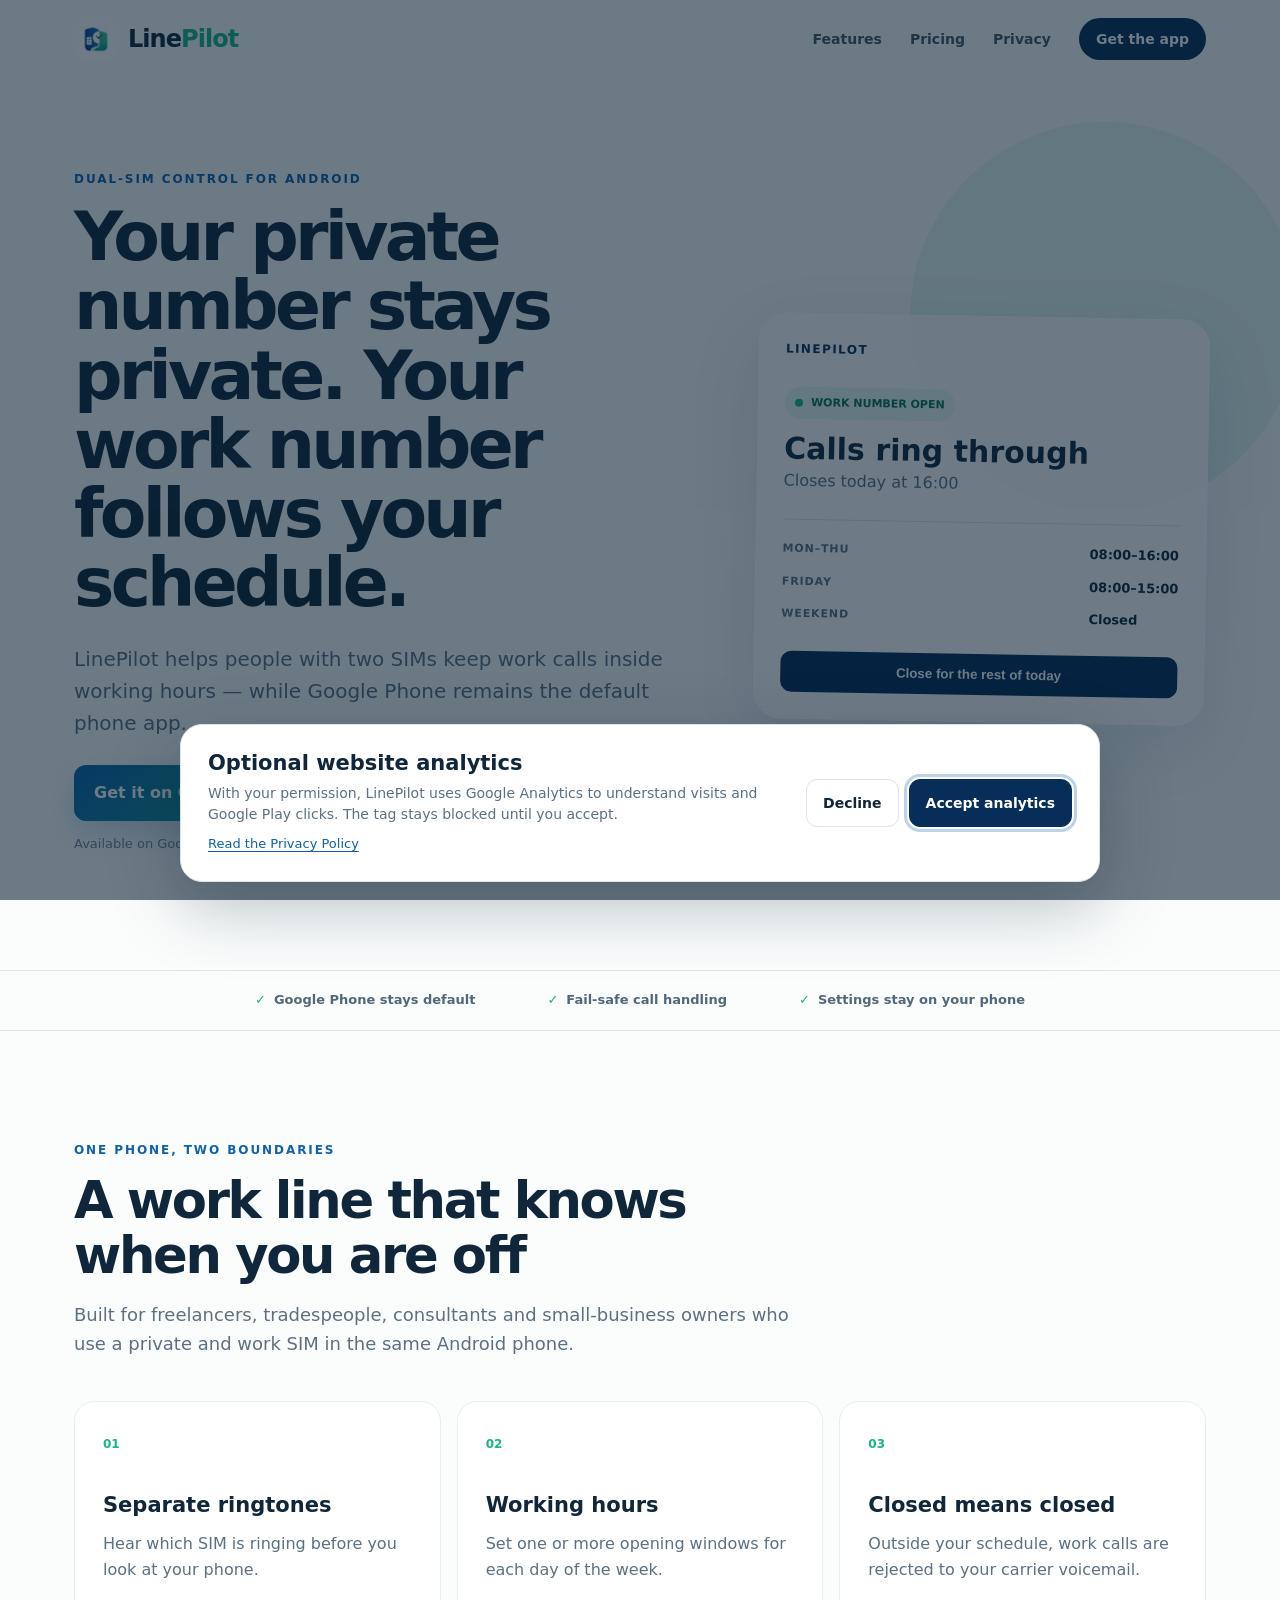
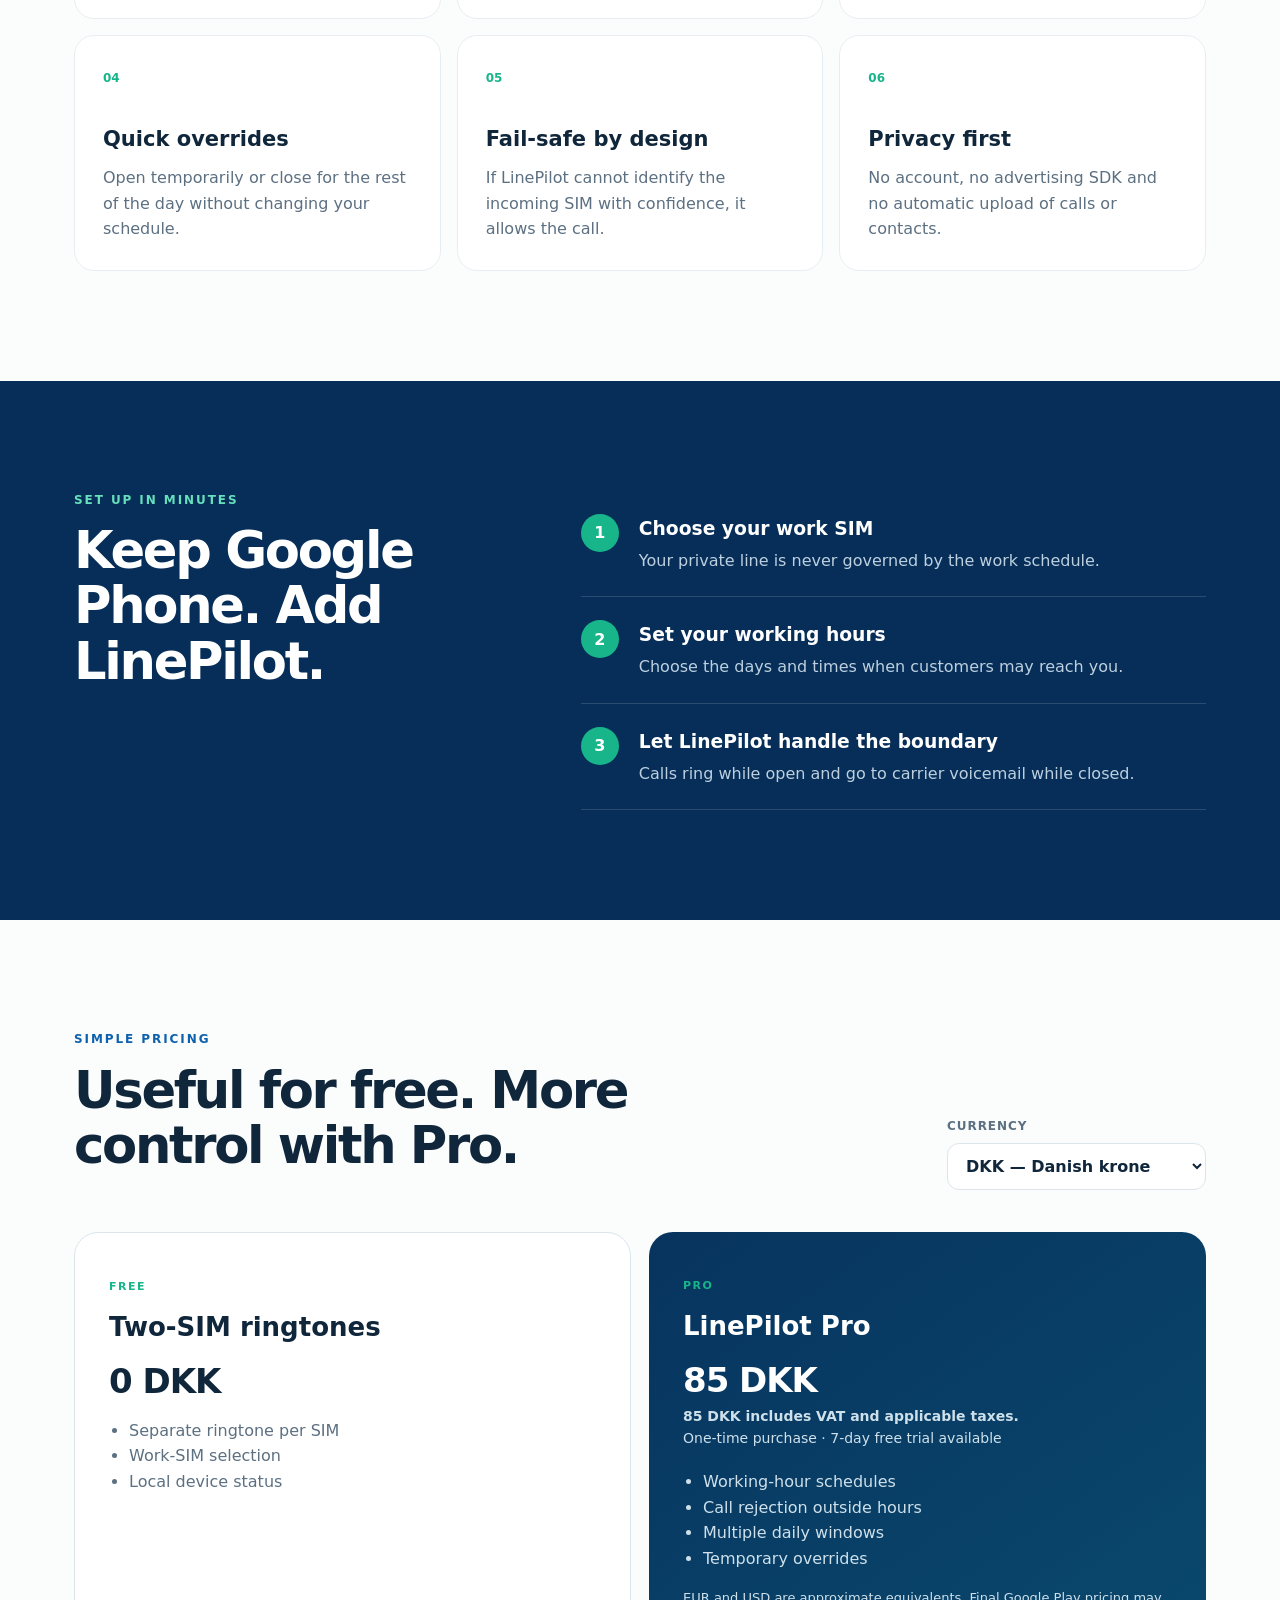
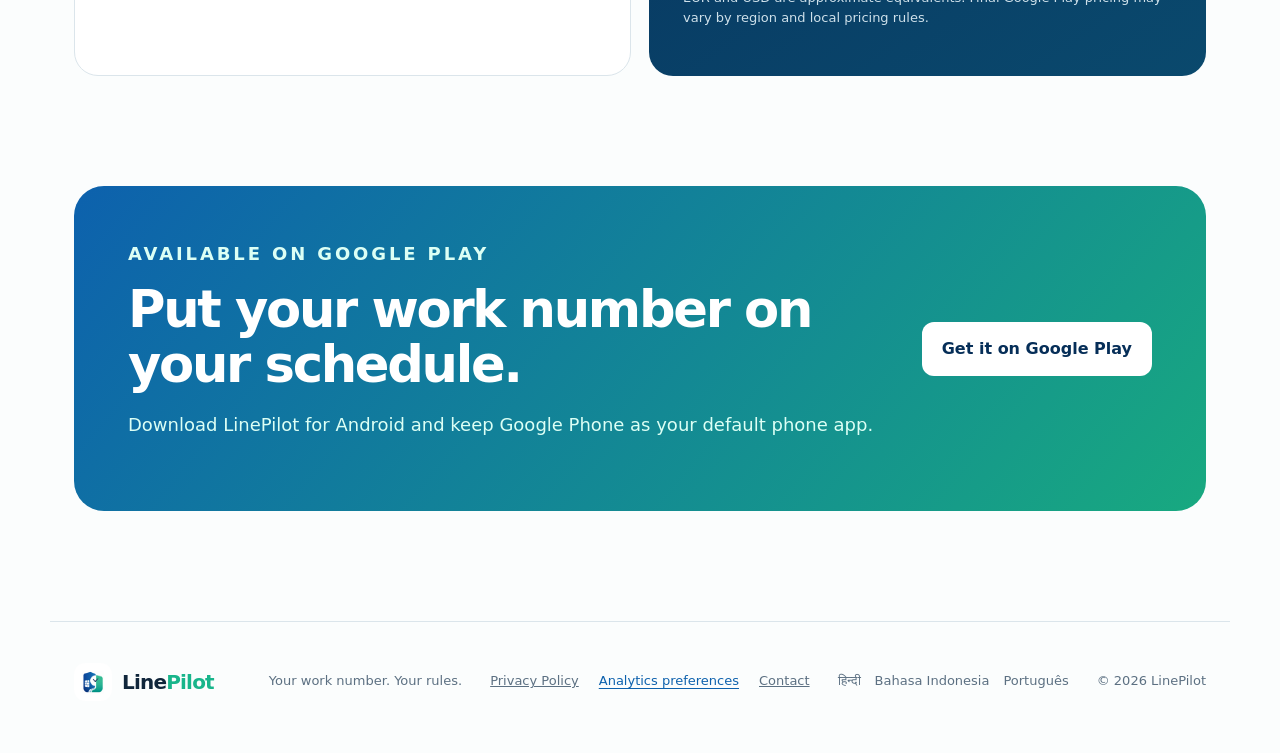
<file: index.html>
<!doctype html>
<html lang="en">
<head>
  <meta charset="utf-8"><meta name="viewport" content="width=device-width, initial-scale=1">
  <title>LinePilot — Your work number. Your rules.</title>
  <meta name="description" content="LinePilot turns the second SIM in your Android phone into a work line that follows your schedule.">
  <link rel="canonical" href="https://linepilotapp.com/">
  <link rel="alternate" hreflang="en" href="https://linepilotapp.com/"><link rel="alternate" hreflang="hi" href="https://linepilotapp.com/hi/"><link rel="alternate" hreflang="id" href="https://linepilotapp.com/id/"><link rel="alternate" hreflang="pt" href="https://linepilotapp.com/pt/"><link rel="alternate" hreflang="x-default" href="https://linepilotapp.com/">
  <meta property="og:title" content="LinePilot — Your work number. Your rules."><meta property="og:description" content="Keep your private number normal and let your work number ring only when you want it to."><meta property="og:image" content="https://linepilotapp.com/og.png"><meta property="og:url" content="https://linepilotapp.com/"><meta property="og:type" content="website"><meta property="og:locale" content="en"><meta name="theme-color" content="#07345f">
  <link rel="icon" href="icon.png"><link rel="stylesheet" href="styles.css"><script src="/analytics.js" defer></script>
</head>
<body>
  <header class="site-header"><a class="brand" href="#top" aria-label="LinePilot home"><img src="icon.png" alt="" width="44" height="44"><span>Line<span>Pilot</span></span></a><nav aria-label="Main navigation"><a href="#features">Features</a><a href="#pricing">Pricing</a><a href="privacy.html">Privacy</a><a class="nav-cta" href="https://play.google.com/store/apps/details?id=app.linepilot.android&amp;hl=en" target="_blank" rel="noopener">Get the app</a></nav></header>
  <main id="top">
    <section class="hero"><div class="hero-copy"><p class="eyebrow">DUAL-SIM CONTROL FOR ANDROID</p><h1>Your private number stays private. Your work number follows your schedule.</h1><p class="lede">LinePilot helps people with two SIMs keep work calls inside working hours — while Google Phone remains the default phone app.</p><div class="hero-actions"><a class="button primary" href="https://play.google.com/store/apps/details?id=app.linepilot.android&amp;hl=en" target="_blank" rel="noopener">Get it on Google Play</a><a class="button secondary" href="#how-it-works">See how it works</a></div><p class="microcopy">Available on Google Play · Local-first · No account required</p></div>
      <div class="status-card" aria-label="Example LinePilot status"><div class="status-top"><span>LINEPILOT</span></div><div class="status-pill"><i></i> WORK NUMBER OPEN</div><h2>Calls ring through</h2><p>Closes today at 16:00</p><div class="schedule"><span>MON–THU</span><strong>08:00–16:00</strong><span>FRIDAY</span><strong>08:00–15:00</strong><span>WEEKEND</span><strong>Closed</strong></div><button type="button" disabled>Close for the rest of today</button></div>
    </section>
    <section class="trust-strip" aria-label="Product principles"><span>Google Phone stays default</span><span>Fail-safe call handling</span><span>Settings stay on your phone</span></section>
    <section class="section" id="features"><div class="section-heading"><p class="eyebrow">ONE PHONE, TWO BOUNDARIES</p><h2>A work line that knows when you are off</h2><p>Built for freelancers, tradespeople, consultants and small-business owners who use a private and work SIM in the same Android phone.</p></div><div class="feature-grid">
      <article><span class="number">01</span><h3>Separate ringtones</h3><p>Hear which SIM is ringing before you look at your phone.</p></article><article><span class="number">02</span><h3>Working hours</h3><p>Set one or more opening windows for each day of the week.</p></article><article><span class="number">03</span><h3>Closed means closed</h3><p>Outside your schedule, work calls are rejected to your carrier voicemail.</p></article><article><span class="number">04</span><h3>Quick overrides</h3><p>Open temporarily or close for the rest of the day without changing your schedule.</p></article><article><span class="number">05</span><h3>Fail-safe by design</h3><p>If LinePilot cannot identify the incoming SIM with confidence, it allows the call.</p></article><article><span class="number">06</span><h3>Privacy first</h3><p>No account, no advertising SDK and no automatic upload of calls or contacts.</p></article>
    </div></section>
    <section class="section process" id="how-it-works"><div class="section-heading"><p class="eyebrow">SET UP IN MINUTES</p><h2>Keep Google Phone. Add LinePilot.</h2></div><ol><li><span>1</span><div><h3>Choose your work SIM</h3><p>Your private line is never governed by the work schedule.</p></div></li><li><span>2</span><div><h3>Set your working hours</h3><p>Choose the days and times when customers may reach you.</p></div></li><li><span>3</span><div><h3>Let LinePilot handle the boundary</h3><p>Calls ring while open and go to carrier voicemail while closed.</p></div></li></ol></section>
    <section class="section pricing" id="pricing"><div class="pricing-heading-row"><div class="section-heading"><p class="eyebrow">SIMPLE PRICING</p><h2>Useful for free. More control with Pro.</h2></div><label class="currency-picker" for="currency-select"><span>Currency</span><select id="currency-select" aria-describedby="currency-note"><option value="DKK" selected>DKK — Danish krone</option><option value="EUR">EUR — Euro</option><option value="USD">USD — US dollar</option></select></label></div><div class="price-grid"><article class="price-card"><p class="tier">FREE</p><h3>Two-SIM ringtones</h3><p class="price" id="free-price" aria-live="polite">0 DKK</p><ul><li>Separate ringtone per SIM</li><li>Work-SIM selection</li><li>Local device status</li></ul></article><article class="price-card featured"><p class="tier">PRO</p><h3>LinePilot Pro</h3><p class="price" id="pro-price" aria-live="polite">85 DKK</p><p class="billing-note"><strong>85 DKK includes VAT and applicable taxes.</strong><br>One-time purchase · 7-day free trial available</p><ul><li>Working-hour schedules</li><li>Call rejection outside hours</li><li>Multiple daily windows</li><li>Temporary overrides</li></ul><p class="fineprint" id="currency-note">EUR and USD are approximate equivalents. Final Google Play pricing may vary by region and local pricing rules.</p></article></div></section>
    <section class="cta"><div><p class="eyebrow">AVAILABLE ON GOOGLE PLAY</p><h2>Put your work number on your schedule.</h2><p>Download LinePilot for Android and keep Google Phone as your default phone app.</p></div><a class="button light" href="https://play.google.com/store/apps/details?id=app.linepilot.android&amp;hl=en" target="_blank" rel="noopener">Get it on Google Play</a></section>
  </main>
  <footer><a class="brand footer-brand" href="#top"><img src="icon.png" alt="" width="38" height="38"><span>Line<span>Pilot</span></span></a><p>Your work number. Your rules.</p><div><a href="privacy.html">Privacy Policy</a><a class="analytics-preferences" href="#analytics-preferences">Analytics preferences</a><a href="mailto:info@linepilotapp.com">Contact</a></div><div class="language-links" aria-label="Languages"><a href="/hi/" lang="hi">हिन्दी</a><a href="/id/" lang="id">Bahasa Indonesia</a><a href="/pt/" lang="pt">Português</a></div><p class="copyright">© 2026 LinePilot</p></footer>
  <script>
    const prices = {
      DKK: { free: "0 DKK", pro: "85 DKK" },
      EUR: { free: "€0", pro: "€11.37" },
      USD: { free: "$0", pro: "$13.22" }
    };
    const currencySelect = document.getElementById("currency-select");
    const freePrice = document.getElementById("free-price");
    const proPrice = document.getElementById("pro-price");
    currencySelect.addEventListener("change", () => {
      const selectedPrices = prices[currencySelect.value];
      freePrice.textContent = selectedPrices.free;
      proPrice.textContent = selectedPrices.pro;
    });
  </script>
</body></html>
</file>
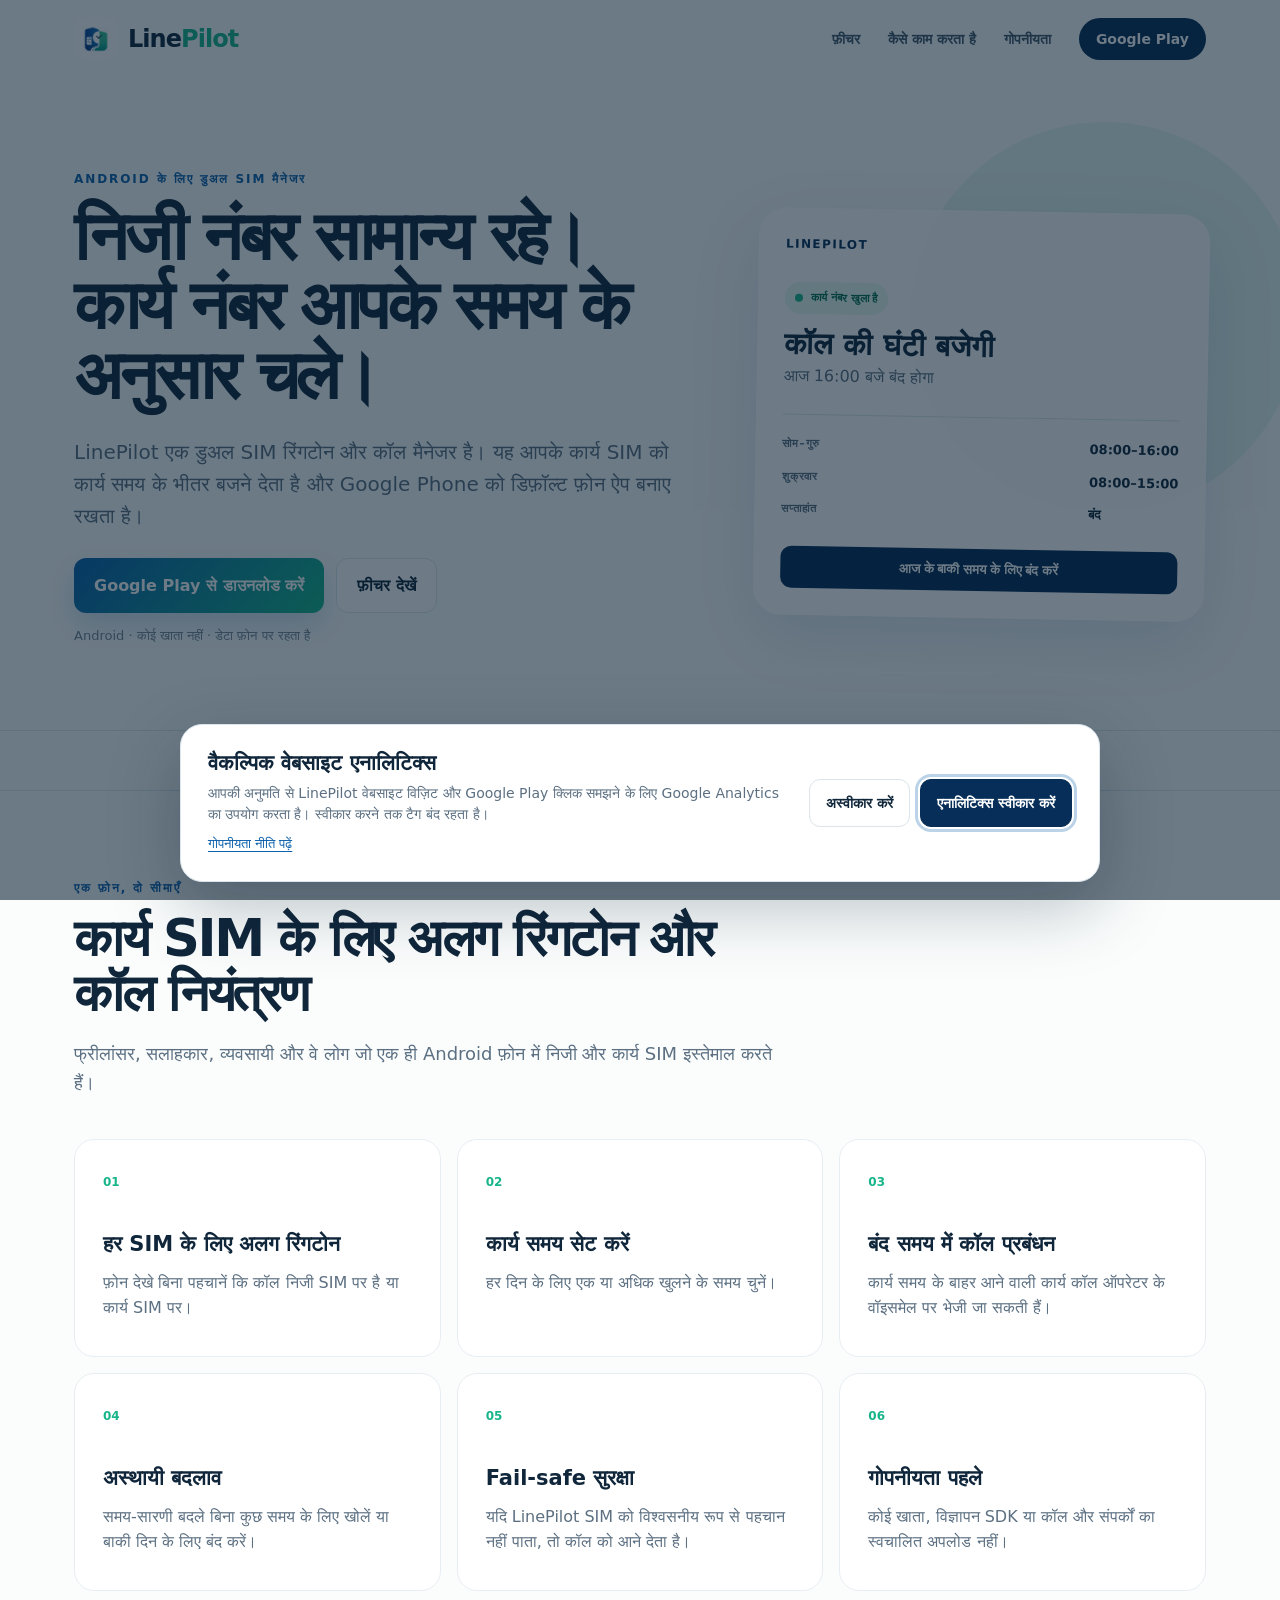
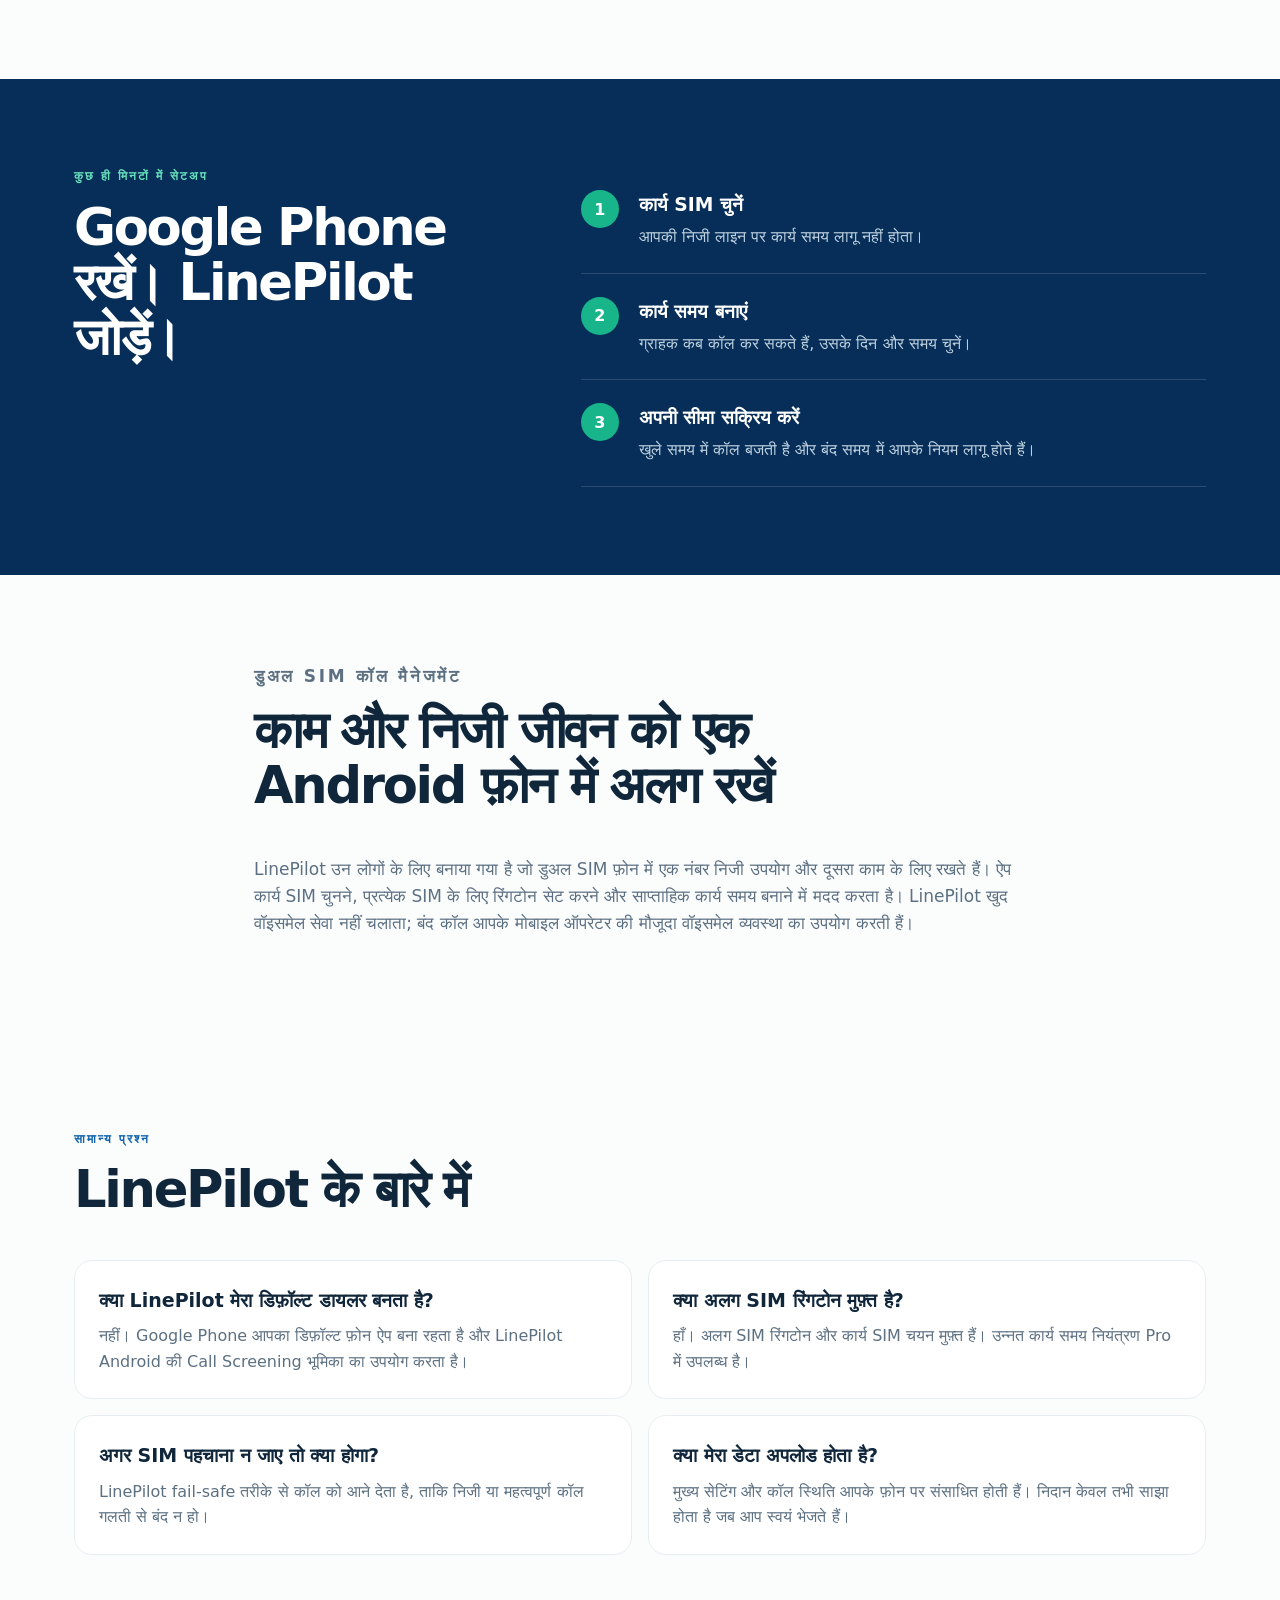
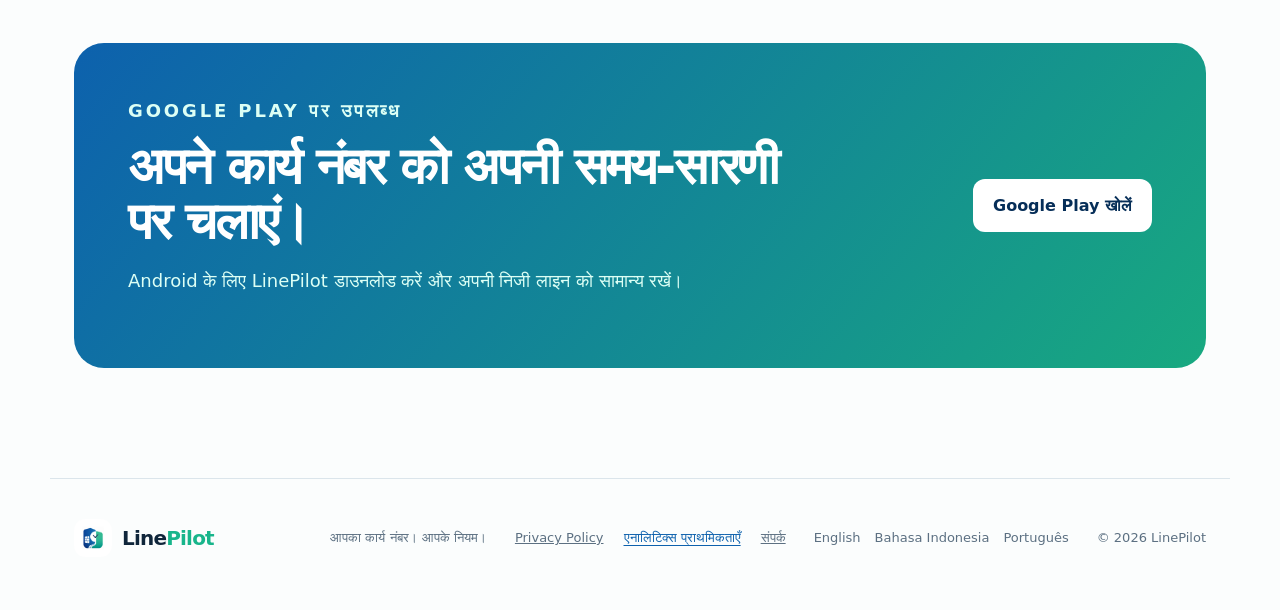
<file: hi/index.html>
<!doctype html>
<html lang="hi">
<head>
  <meta charset="utf-8"><meta name="viewport" content="width=device-width, initial-scale=1">
  <title>डुअल SIM रिंगटोन और कॉल मैनेजर | LinePilot Android</title>
  <meta name="description" content="LinePilot से Android पर निजी और कार्य SIM के लिए अलग रिंगटोन, कार्य समय और बंद समय में कॉल प्रबंधन सेट करें।">
  <link rel="canonical" href="https://linepilotapp.com/hi/">
  <link rel="alternate" hreflang="en" href="https://linepilotapp.com/"><link rel="alternate" hreflang="hi" href="https://linepilotapp.com/hi/"><link rel="alternate" hreflang="id" href="https://linepilotapp.com/id/"><link rel="alternate" hreflang="pt" href="https://linepilotapp.com/pt/"><link rel="alternate" hreflang="x-default" href="https://linepilotapp.com/">
  <meta property="og:title" content="LinePilot — Android के लिए डुअल SIM कॉल मैनेजर"><meta property="og:description" content="अपने कार्य SIM की रिंगटोन और कार्य समय नियंत्रित करें, जबकि Google Phone आपका डिफ़ॉल्ट फ़ोन ऐप बना रहता है।"><meta property="og:image" content="https://linepilotapp.com/og.png"><meta property="og:url" content="https://linepilotapp.com/hi/"><meta property="og:type" content="website"><meta property="og:locale" content="hi_IN"><meta name="theme-color" content="#07345f">
  <link rel="icon" href="/icon.png"><link rel="stylesheet" href="/styles.css"><script src="/analytics.js" defer></script>
  <script type="application/ld+json">{"@context":"https://schema.org","@type":"SoftwareApplication","name":"LinePilot","applicationCategory":"BusinessApplication","operatingSystem":"Android","inLanguage":"hi","description":"Android के लिए डुअल SIM रिंगटोन और कार्य कॉल मैनेजर।","installUrl":"https://play.google.com/store/apps/details?id=app.linepilot.android","offers":{"@type":"Offer","price":"0","priceCurrency":"USD"}}</script>
</head>
<body class="localized-page">
  <header class="site-header"><a class="brand" href="/hi/" aria-label="LinePilot होम"><img src="/icon.png" alt="" width="44" height="44"><span>Line<span>Pilot</span></span></a><nav aria-label="मुख्य नेविगेशन"><a href="#features">फ़ीचर</a><a href="#how">कैसे काम करता है</a><a href="/privacy.html">गोपनीयता</a><a class="nav-cta" href="https://play.google.com/store/apps/details?id=app.linepilot.android&amp;hl=en" target="_blank" rel="noopener">Google Play</a></nav></header>
  <main id="top">
    <section class="hero"><div class="hero-copy"><p class="eyebrow">ANDROID के लिए डुअल SIM मैनेजर</p><h1>निजी नंबर सामान्य रहे। कार्य नंबर आपके समय के अनुसार चले।</h1><p class="lede">LinePilot एक डुअल SIM रिंगटोन और कॉल मैनेजर है। यह आपके कार्य SIM को कार्य समय के भीतर बजने देता है और Google Phone को डिफ़ॉल्ट फ़ोन ऐप बनाए रखता है।</p><div class="hero-actions"><a class="button primary" href="https://play.google.com/store/apps/details?id=app.linepilot.android&amp;hl=en" target="_blank" rel="noopener">Google Play से डाउनलोड करें</a><a class="button secondary" href="#features">फ़ीचर देखें</a></div><p class="microcopy">Android · कोई खाता नहीं · डेटा फ़ोन पर रहता है</p></div>
      <div class="status-card" aria-label="LinePilot स्थिति का उदाहरण"><div class="status-top"><span>LINEPILOT</span></div><div class="status-pill"><i></i> कार्य नंबर खुला है</div><h2>कॉल की घंटी बजेगी</h2><p>आज 16:00 बजे बंद होगा</p><div class="schedule"><span>सोम–गुरु</span><strong>08:00–16:00</strong><span>शुक्रवार</span><strong>08:00–15:00</strong><span>सप्ताहांत</span><strong>बंद</strong></div><button type="button" disabled>आज के बाकी समय के लिए बंद करें</button></div>
    </section>
    <section class="trust-strip" aria-label="मुख्य विशेषताएँ"><span>Google Phone डिफ़ॉल्ट रहता है</span><span>सुरक्षित कॉल हैंडलिंग</span><span>सेटिंग फ़ोन पर रहती हैं</span></section>
    <section class="section" id="features"><div class="section-heading"><p class="eyebrow">एक फ़ोन, दो सीमाएँ</p><h2>कार्य SIM के लिए अलग रिंगटोन और कॉल नियंत्रण</h2><p>फ्रीलांसर, सलाहकार, व्यवसायी और वे लोग जो एक ही Android फ़ोन में निजी और कार्य SIM इस्तेमाल करते हैं।</p></div><div class="feature-grid">
      <article><span class="number">01</span><h3>हर SIM के लिए अलग रिंगटोन</h3><p>फ़ोन देखे बिना पहचानें कि कॉल निजी SIM पर है या कार्य SIM पर।</p></article><article><span class="number">02</span><h3>कार्य समय सेट करें</h3><p>हर दिन के लिए एक या अधिक खुलने के समय चुनें।</p></article><article><span class="number">03</span><h3>बंद समय में कॉल प्रबंधन</h3><p>कार्य समय के बाहर आने वाली कार्य कॉल ऑपरेटर के वॉइसमेल पर भेजी जा सकती हैं।</p></article><article><span class="number">04</span><h3>अस्थायी बदलाव</h3><p>समय-सारणी बदले बिना कुछ समय के लिए खोलें या बाकी दिन के लिए बंद करें।</p></article><article><span class="number">05</span><h3>Fail-safe सुरक्षा</h3><p>यदि LinePilot SIM को विश्वसनीय रूप से पहचान नहीं पाता, तो कॉल को आने देता है।</p></article><article><span class="number">06</span><h3>गोपनीयता पहले</h3><p>कोई खाता, विज्ञापन SDK या कॉल और संपर्कों का स्वचालित अपलोड नहीं।</p></article>
    </div></section>
    <section class="section process" id="how"><div class="section-heading"><p class="eyebrow">कुछ ही मिनटों में सेटअप</p><h2>Google Phone रखें। LinePilot जोड़ें।</h2></div><ol><li><span>1</span><div><h3>कार्य SIM चुनें</h3><p>आपकी निजी लाइन पर कार्य समय लागू नहीं होता।</p></div></li><li><span>2</span><div><h3>कार्य समय बनाएं</h3><p>ग्राहक कब कॉल कर सकते हैं, उसके दिन और समय चुनें।</p></div></li><li><span>3</span><div><h3>अपनी सीमा सक्रिय करें</h3><p>खुले समय में कॉल बजती है और बंद समय में आपके नियम लागू होते हैं।</p></div></li></ol></section>
    <section class="section search-copy"><div class="section-heading"><p class="eyebrow">डुअल SIM कॉल मैनेजमेंट</p><h2>काम और निजी जीवन को एक Android फ़ोन में अलग रखें</h2></div><p>LinePilot उन लोगों के लिए बनाया गया है जो डुअल SIM फ़ोन में एक नंबर निजी उपयोग और दूसरा काम के लिए रखते हैं। ऐप कार्य SIM चुनने, प्रत्येक SIM के लिए रिंगटोन सेट करने और साप्ताहिक कार्य समय बनाने में मदद करता है। LinePilot खुद वॉइसमेल सेवा नहीं चलाता; बंद कॉल आपके मोबाइल ऑपरेटर की मौजूदा वॉइसमेल व्यवस्था का उपयोग करती हैं।</p></section>
    <section class="section"><div class="section-heading"><p class="eyebrow">सामान्य प्रश्न</p><h2>LinePilot के बारे में</h2></div><div class="faq-grid"><article><h3>क्या LinePilot मेरा डिफ़ॉल्ट डायलर बनता है?</h3><p>नहीं। Google Phone आपका डिफ़ॉल्ट फ़ोन ऐप बना रहता है और LinePilot Android की Call Screening भूमिका का उपयोग करता है।</p></article><article><h3>क्या अलग SIM रिंगटोन मुफ़्त है?</h3><p>हाँ। अलग SIM रिंगटोन और कार्य SIM चयन मुफ़्त हैं। उन्नत कार्य समय नियंत्रण Pro में उपलब्ध है।</p></article><article><h3>अगर SIM पहचाना न जाए तो क्या होगा?</h3><p>LinePilot fail-safe तरीके से कॉल को आने देता है, ताकि निजी या महत्वपूर्ण कॉल गलती से बंद न हो।</p></article><article><h3>क्या मेरा डेटा अपलोड होता है?</h3><p>मुख्य सेटिंग और कॉल स्थिति आपके फ़ोन पर संसाधित होती हैं। निदान केवल तभी साझा होता है जब आप स्वयं भेजते हैं।</p></article></div></section>
    <section class="cta"><div><p class="eyebrow">GOOGLE PLAY पर उपलब्ध</p><h2>अपने कार्य नंबर को अपनी समय-सारणी पर चलाएं।</h2><p>Android के लिए LinePilot डाउनलोड करें और अपनी निजी लाइन को सामान्य रखें।</p></div><a class="button light" href="https://play.google.com/store/apps/details?id=app.linepilot.android&amp;hl=en" target="_blank" rel="noopener">Google Play खोलें</a></section>
  </main>
  <footer><a class="brand footer-brand" href="/hi/"><img src="/icon.png" alt="" width="38" height="38"><span>Line<span>Pilot</span></span></a><p>आपका कार्य नंबर। आपके नियम।</p><div><a href="/privacy.html">Privacy Policy</a><a class="analytics-preferences" href="#analytics-preferences">एनालिटिक्स प्राथमिकताएँ</a><a href="mailto:info@linepilotapp.com">संपर्क</a></div><div class="language-links" aria-label="भाषाएँ"><a href="/">English</a><a href="/id/" lang="id">Bahasa Indonesia</a><a href="/pt/" lang="pt">Português</a></div><p class="copyright">© 2026 LinePilot</p></footer>
</body></html>
</file>
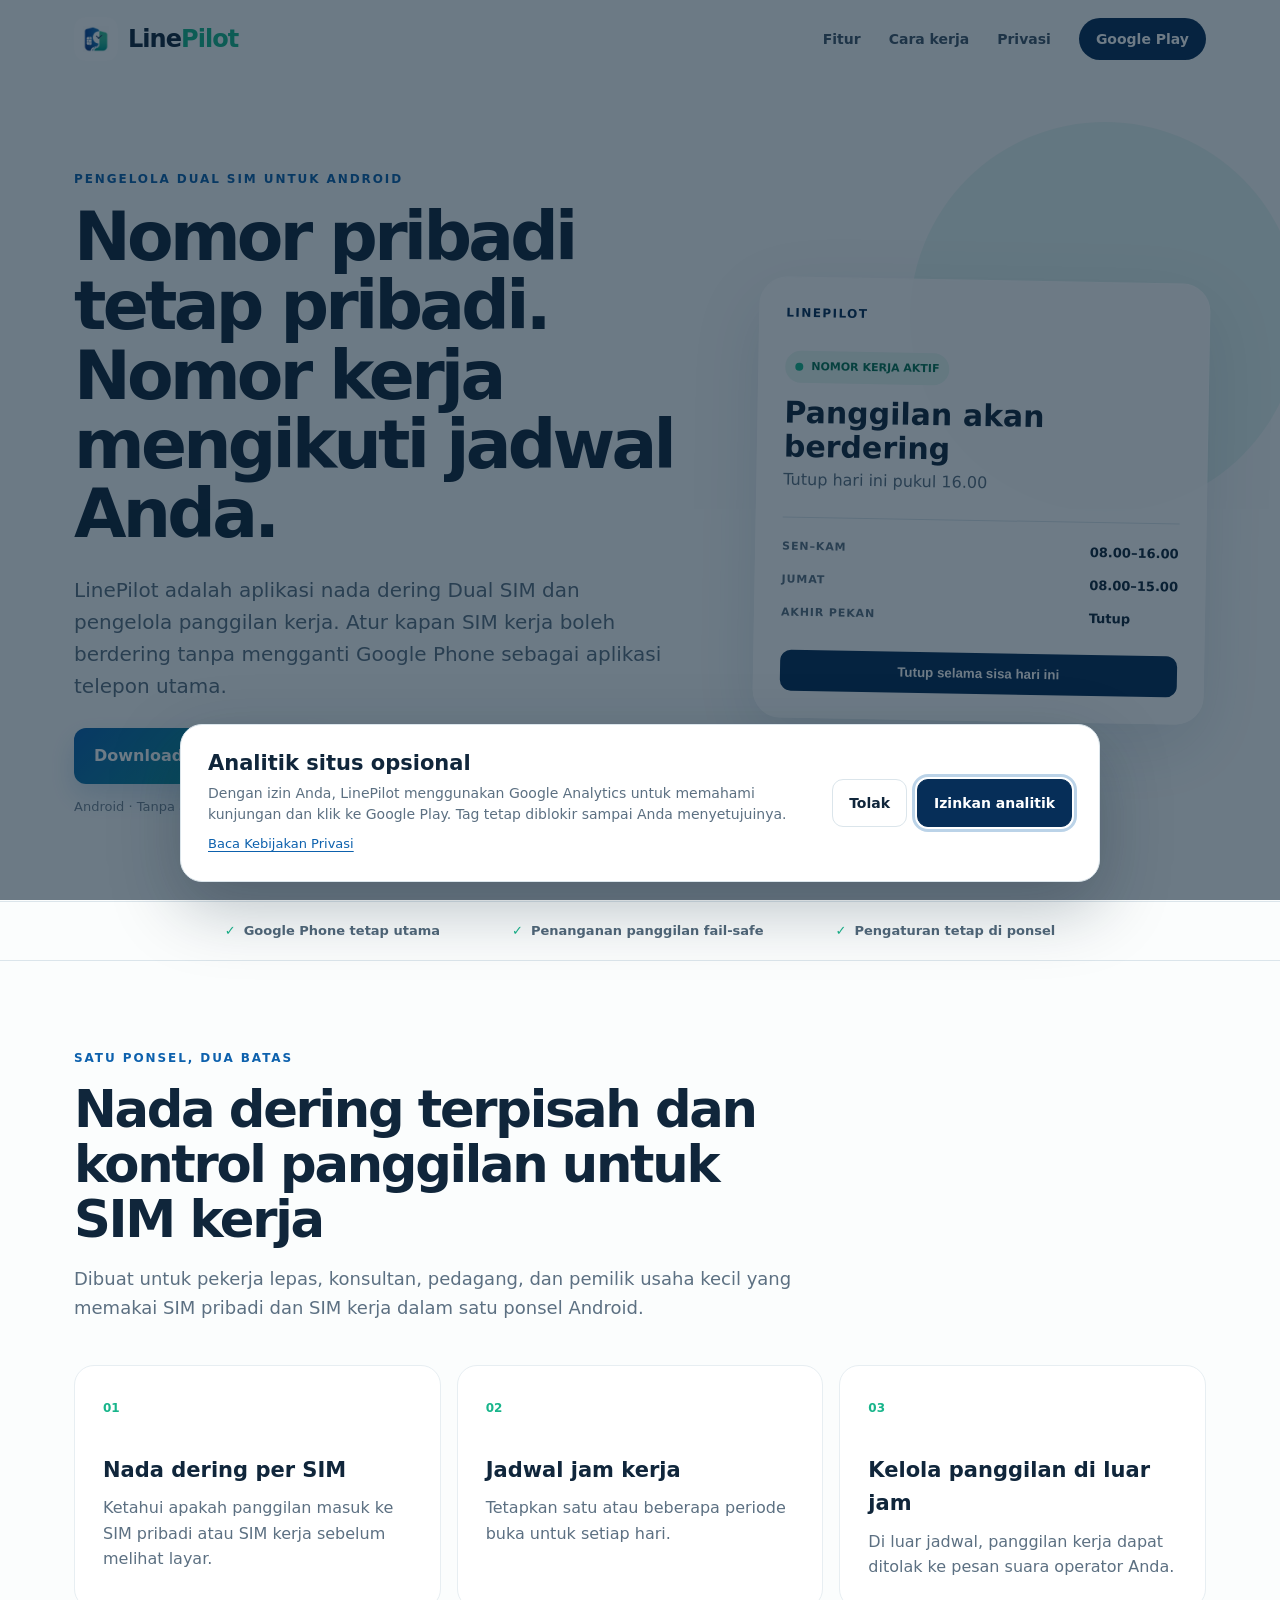
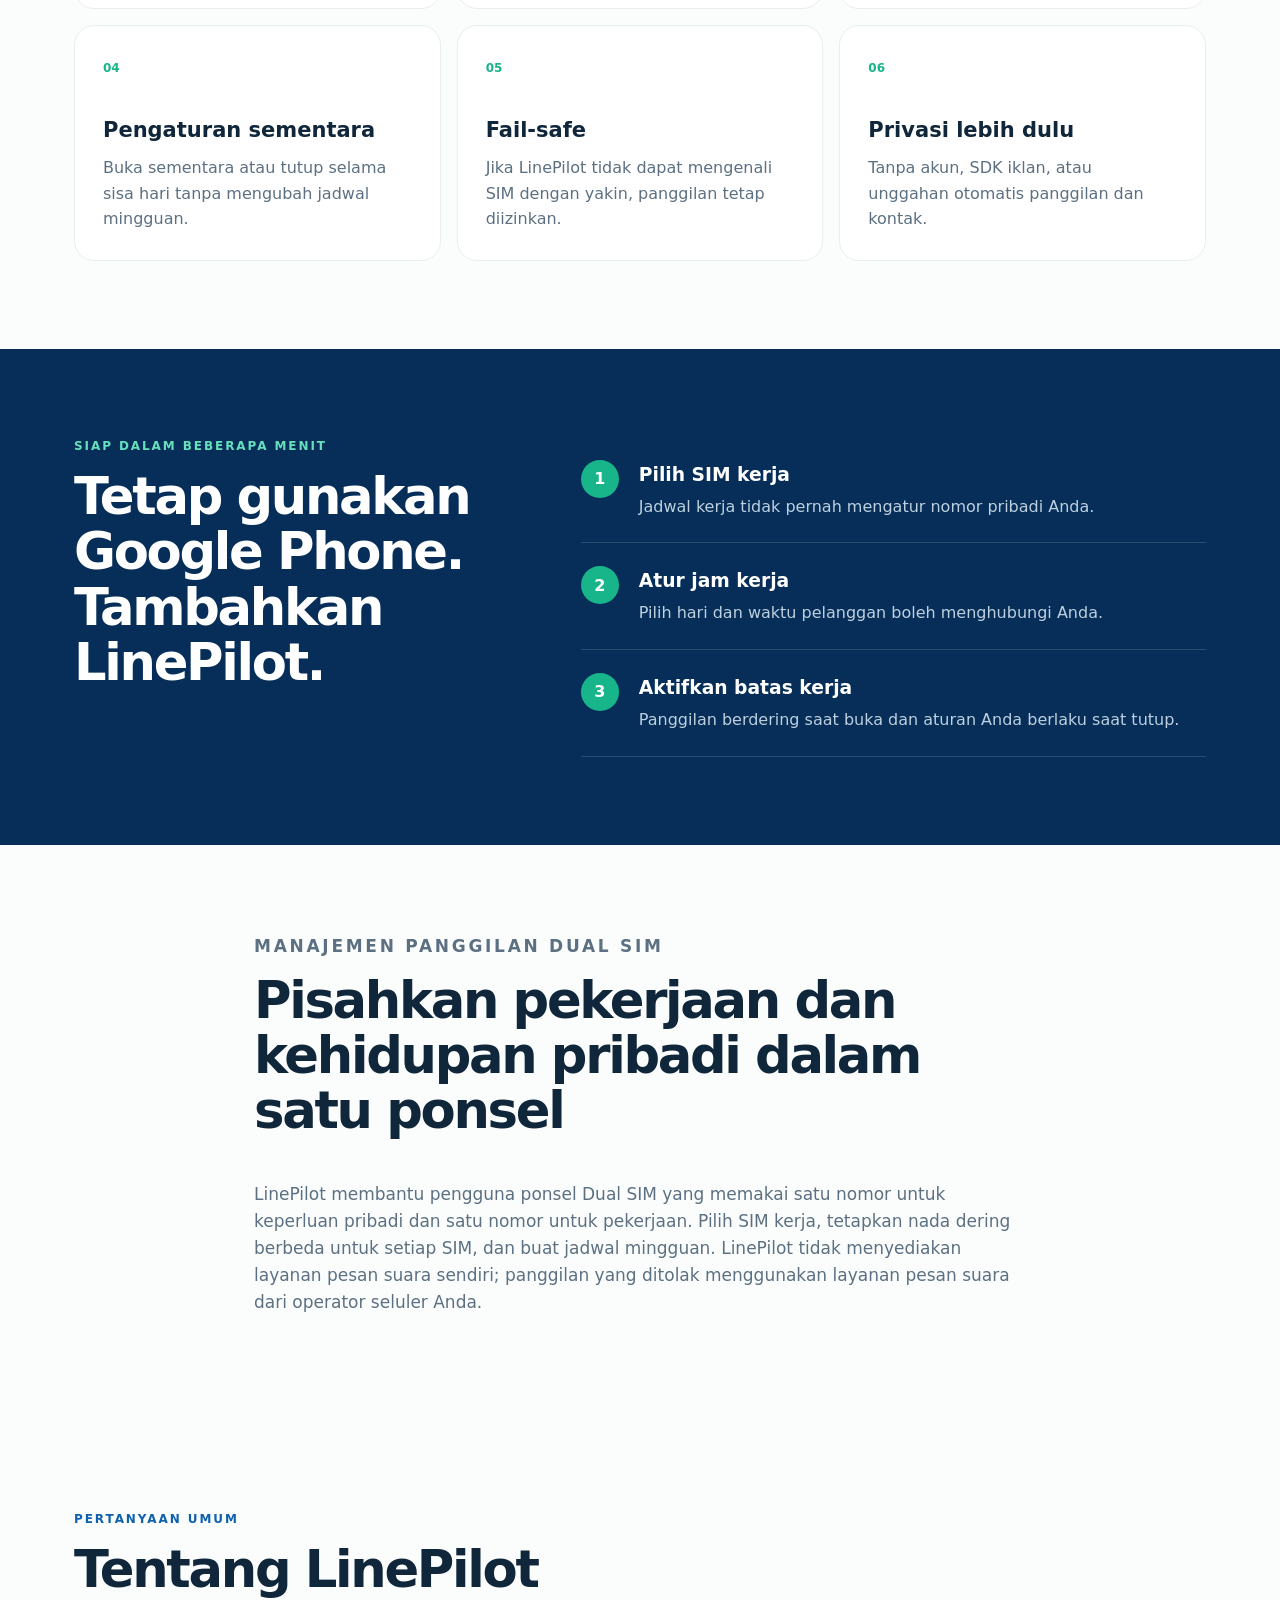
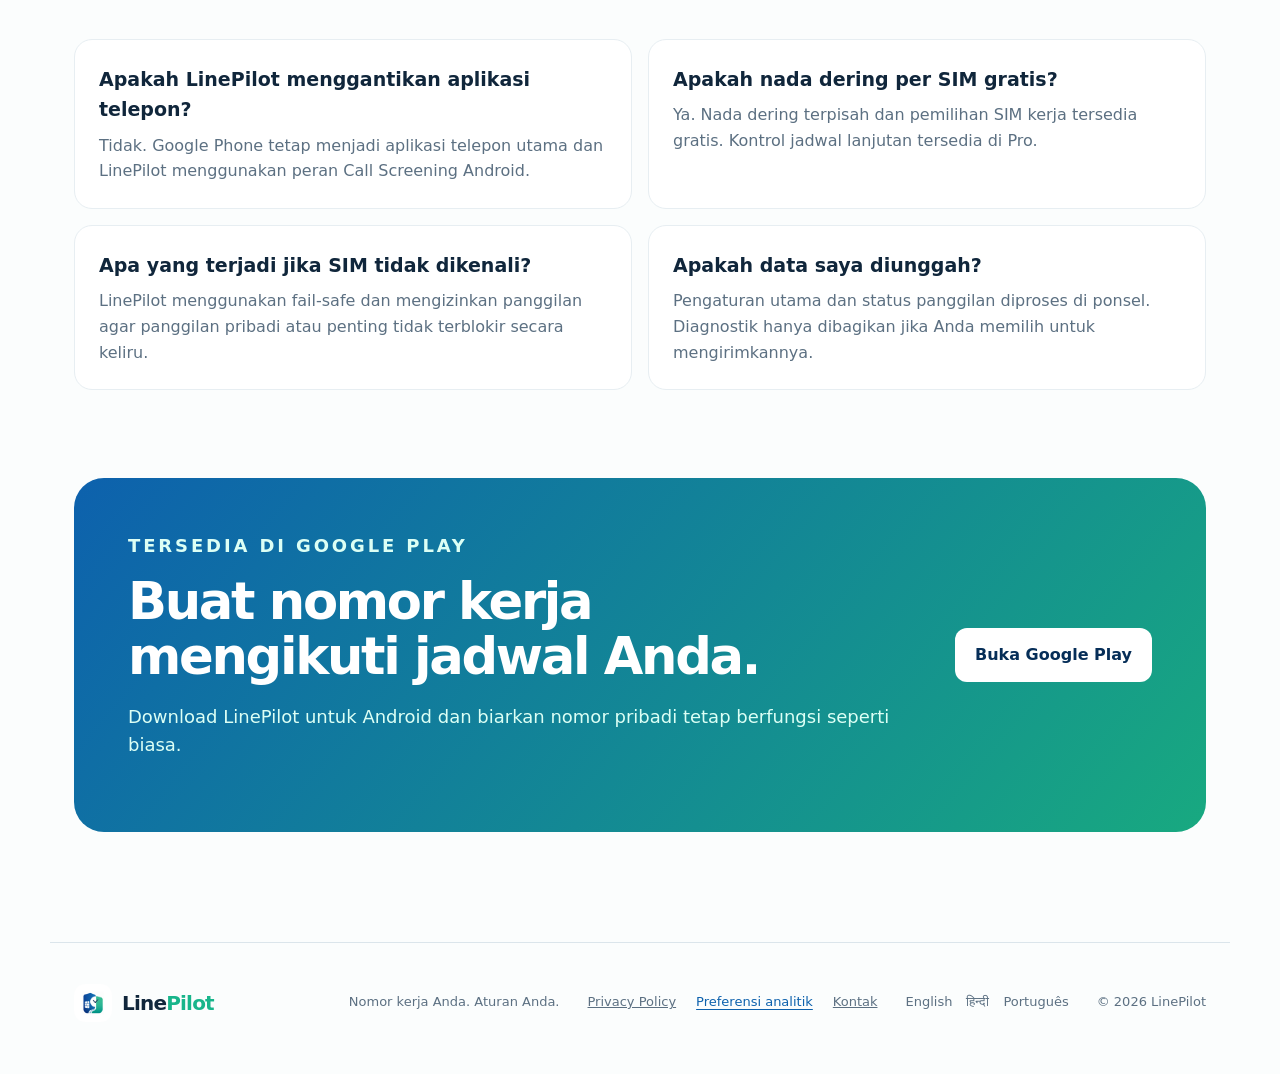
<file: id/index.html>
<!doctype html>
<html lang="id">
<head>
  <meta charset="utf-8"><meta name="viewport" content="width=device-width, initial-scale=1">
  <title>Aplikasi Nada Dering Dual SIM &amp; Pengelola Panggilan | LinePilot</title>
  <meta name="description" content="Atur nada dering berbeda, SIM kerja, jam kerja, dan panggilan di luar jadwal pada ponsel Android Dual SIM dengan LinePilot.">
  <link rel="canonical" href="https://linepilotapp.com/id/">
  <link rel="alternate" hreflang="en" href="https://linepilotapp.com/"><link rel="alternate" hreflang="hi" href="https://linepilotapp.com/hi/"><link rel="alternate" hreflang="id" href="https://linepilotapp.com/id/"><link rel="alternate" hreflang="pt" href="https://linepilotapp.com/pt/"><link rel="alternate" hreflang="x-default" href="https://linepilotapp.com/">
  <meta property="og:title" content="LinePilot — Pengelola Dual SIM untuk Android"><meta property="og:description" content="Kelola nada dering dan jam kerja SIM kerja sambil tetap menggunakan Google Phone sebagai aplikasi telepon utama."><meta property="og:image" content="https://linepilotapp.com/og.png"><meta property="og:url" content="https://linepilotapp.com/id/"><meta property="og:type" content="website"><meta property="og:locale" content="id_ID"><meta name="theme-color" content="#07345f">
  <link rel="icon" href="/icon.png"><link rel="stylesheet" href="/styles.css"><script src="/analytics.js" defer></script>
  <script type="application/ld+json">{"@context":"https://schema.org","@type":"SoftwareApplication","name":"LinePilot","applicationCategory":"BusinessApplication","operatingSystem":"Android","inLanguage":"id","description":"Aplikasi nada dering Dual SIM dan pengelola panggilan kerja untuk Android.","installUrl":"https://play.google.com/store/apps/details?id=app.linepilot.android","offers":{"@type":"Offer","price":"0","priceCurrency":"USD"}}</script>
</head>
<body class="localized-page">
  <header class="site-header"><a class="brand" href="/id/" aria-label="Beranda LinePilot"><img src="/icon.png" alt="" width="44" height="44"><span>Line<span>Pilot</span></span></a><nav aria-label="Navigasi utama"><a href="#features">Fitur</a><a href="#how">Cara kerja</a><a href="/privacy.html">Privasi</a><a class="nav-cta" href="https://play.google.com/store/apps/details?id=app.linepilot.android&amp;hl=en" target="_blank" rel="noopener">Google Play</a></nav></header>
  <main id="top">
    <section class="hero"><div class="hero-copy"><p class="eyebrow">PENGELOLA DUAL SIM UNTUK ANDROID</p><h1>Nomor pribadi tetap pribadi. Nomor kerja mengikuti jadwal Anda.</h1><p class="lede">LinePilot adalah aplikasi nada dering Dual SIM dan pengelola panggilan kerja. Atur kapan SIM kerja boleh berdering tanpa mengganti Google Phone sebagai aplikasi telepon utama.</p><div class="hero-actions"><a class="button primary" href="https://play.google.com/store/apps/details?id=app.linepilot.android&amp;hl=en" target="_blank" rel="noopener">Download di Google Play</a><a class="button secondary" href="#features">Lihat fitur</a></div><p class="microcopy">Android · Tanpa akun · Data tetap di ponsel</p></div>
      <div class="status-card" aria-label="Contoh status LinePilot"><div class="status-top"><span>LINEPILOT</span></div><div class="status-pill"><i></i> NOMOR KERJA AKTIF</div><h2>Panggilan akan berdering</h2><p>Tutup hari ini pukul 16.00</p><div class="schedule"><span>SEN–KAM</span><strong>08.00–16.00</strong><span>JUMAT</span><strong>08.00–15.00</strong><span>AKHIR PEKAN</span><strong>Tutup</strong></div><button type="button" disabled>Tutup selama sisa hari ini</button></div>
    </section>
    <section class="trust-strip" aria-label="Prinsip produk"><span>Google Phone tetap utama</span><span>Penanganan panggilan fail-safe</span><span>Pengaturan tetap di ponsel</span></section>
    <section class="section" id="features"><div class="section-heading"><p class="eyebrow">SATU PONSEL, DUA BATAS</p><h2>Nada dering terpisah dan kontrol panggilan untuk SIM kerja</h2><p>Dibuat untuk pekerja lepas, konsultan, pedagang, dan pemilik usaha kecil yang memakai SIM pribadi dan SIM kerja dalam satu ponsel Android.</p></div><div class="feature-grid">
      <article><span class="number">01</span><h3>Nada dering per SIM</h3><p>Ketahui apakah panggilan masuk ke SIM pribadi atau SIM kerja sebelum melihat layar.</p></article><article><span class="number">02</span><h3>Jadwal jam kerja</h3><p>Tetapkan satu atau beberapa periode buka untuk setiap hari.</p></article><article><span class="number">03</span><h3>Kelola panggilan di luar jam</h3><p>Di luar jadwal, panggilan kerja dapat ditolak ke pesan suara operator Anda.</p></article><article><span class="number">04</span><h3>Pengaturan sementara</h3><p>Buka sementara atau tutup selama sisa hari tanpa mengubah jadwal mingguan.</p></article><article><span class="number">05</span><h3>Fail-safe</h3><p>Jika LinePilot tidak dapat mengenali SIM dengan yakin, panggilan tetap diizinkan.</p></article><article><span class="number">06</span><h3>Privasi lebih dulu</h3><p>Tanpa akun, SDK iklan, atau unggahan otomatis panggilan dan kontak.</p></article>
    </div></section>
    <section class="section process" id="how"><div class="section-heading"><p class="eyebrow">SIAP DALAM BEBERAPA MENIT</p><h2>Tetap gunakan Google Phone. Tambahkan LinePilot.</h2></div><ol><li><span>1</span><div><h3>Pilih SIM kerja</h3><p>Jadwal kerja tidak pernah mengatur nomor pribadi Anda.</p></div></li><li><span>2</span><div><h3>Atur jam kerja</h3><p>Pilih hari dan waktu pelanggan boleh menghubungi Anda.</p></div></li><li><span>3</span><div><h3>Aktifkan batas kerja</h3><p>Panggilan berdering saat buka dan aturan Anda berlaku saat tutup.</p></div></li></ol></section>
    <section class="section search-copy"><div class="section-heading"><p class="eyebrow">MANAJEMEN PANGGILAN DUAL SIM</p><h2>Pisahkan pekerjaan dan kehidupan pribadi dalam satu ponsel</h2></div><p>LinePilot membantu pengguna ponsel Dual SIM yang memakai satu nomor untuk keperluan pribadi dan satu nomor untuk pekerjaan. Pilih SIM kerja, tetapkan nada dering berbeda untuk setiap SIM, dan buat jadwal mingguan. LinePilot tidak menyediakan layanan pesan suara sendiri; panggilan yang ditolak menggunakan layanan pesan suara dari operator seluler Anda.</p></section>
    <section class="section"><div class="section-heading"><p class="eyebrow">PERTANYAAN UMUM</p><h2>Tentang LinePilot</h2></div><div class="faq-grid"><article><h3>Apakah LinePilot menggantikan aplikasi telepon?</h3><p>Tidak. Google Phone tetap menjadi aplikasi telepon utama dan LinePilot menggunakan peran Call Screening Android.</p></article><article><h3>Apakah nada dering per SIM gratis?</h3><p>Ya. Nada dering terpisah dan pemilihan SIM kerja tersedia gratis. Kontrol jadwal lanjutan tersedia di Pro.</p></article><article><h3>Apa yang terjadi jika SIM tidak dikenali?</h3><p>LinePilot menggunakan fail-safe dan mengizinkan panggilan agar panggilan pribadi atau penting tidak terblokir secara keliru.</p></article><article><h3>Apakah data saya diunggah?</h3><p>Pengaturan utama dan status panggilan diproses di ponsel. Diagnostik hanya dibagikan jika Anda memilih untuk mengirimkannya.</p></article></div></section>
    <section class="cta"><div><p class="eyebrow">TERSEDIA DI GOOGLE PLAY</p><h2>Buat nomor kerja mengikuti jadwal Anda.</h2><p>Download LinePilot untuk Android dan biarkan nomor pribadi tetap berfungsi seperti biasa.</p></div><a class="button light" href="https://play.google.com/store/apps/details?id=app.linepilot.android&amp;hl=en" target="_blank" rel="noopener">Buka Google Play</a></section>
  </main>
  <footer><a class="brand footer-brand" href="/id/"><img src="/icon.png" alt="" width="38" height="38"><span>Line<span>Pilot</span></span></a><p>Nomor kerja Anda. Aturan Anda.</p><div><a href="/privacy.html">Privacy Policy</a><a class="analytics-preferences" href="#analytics-preferences">Preferensi analitik</a><a href="mailto:info@linepilotapp.com">Kontak</a></div><div class="language-links" aria-label="Bahasa"><a href="/">English</a><a href="/hi/" lang="hi">हिन्दी</a><a href="/pt/" lang="pt">Português</a></div><p class="copyright">© 2026 LinePilot</p></footer>
</body></html>
</file>
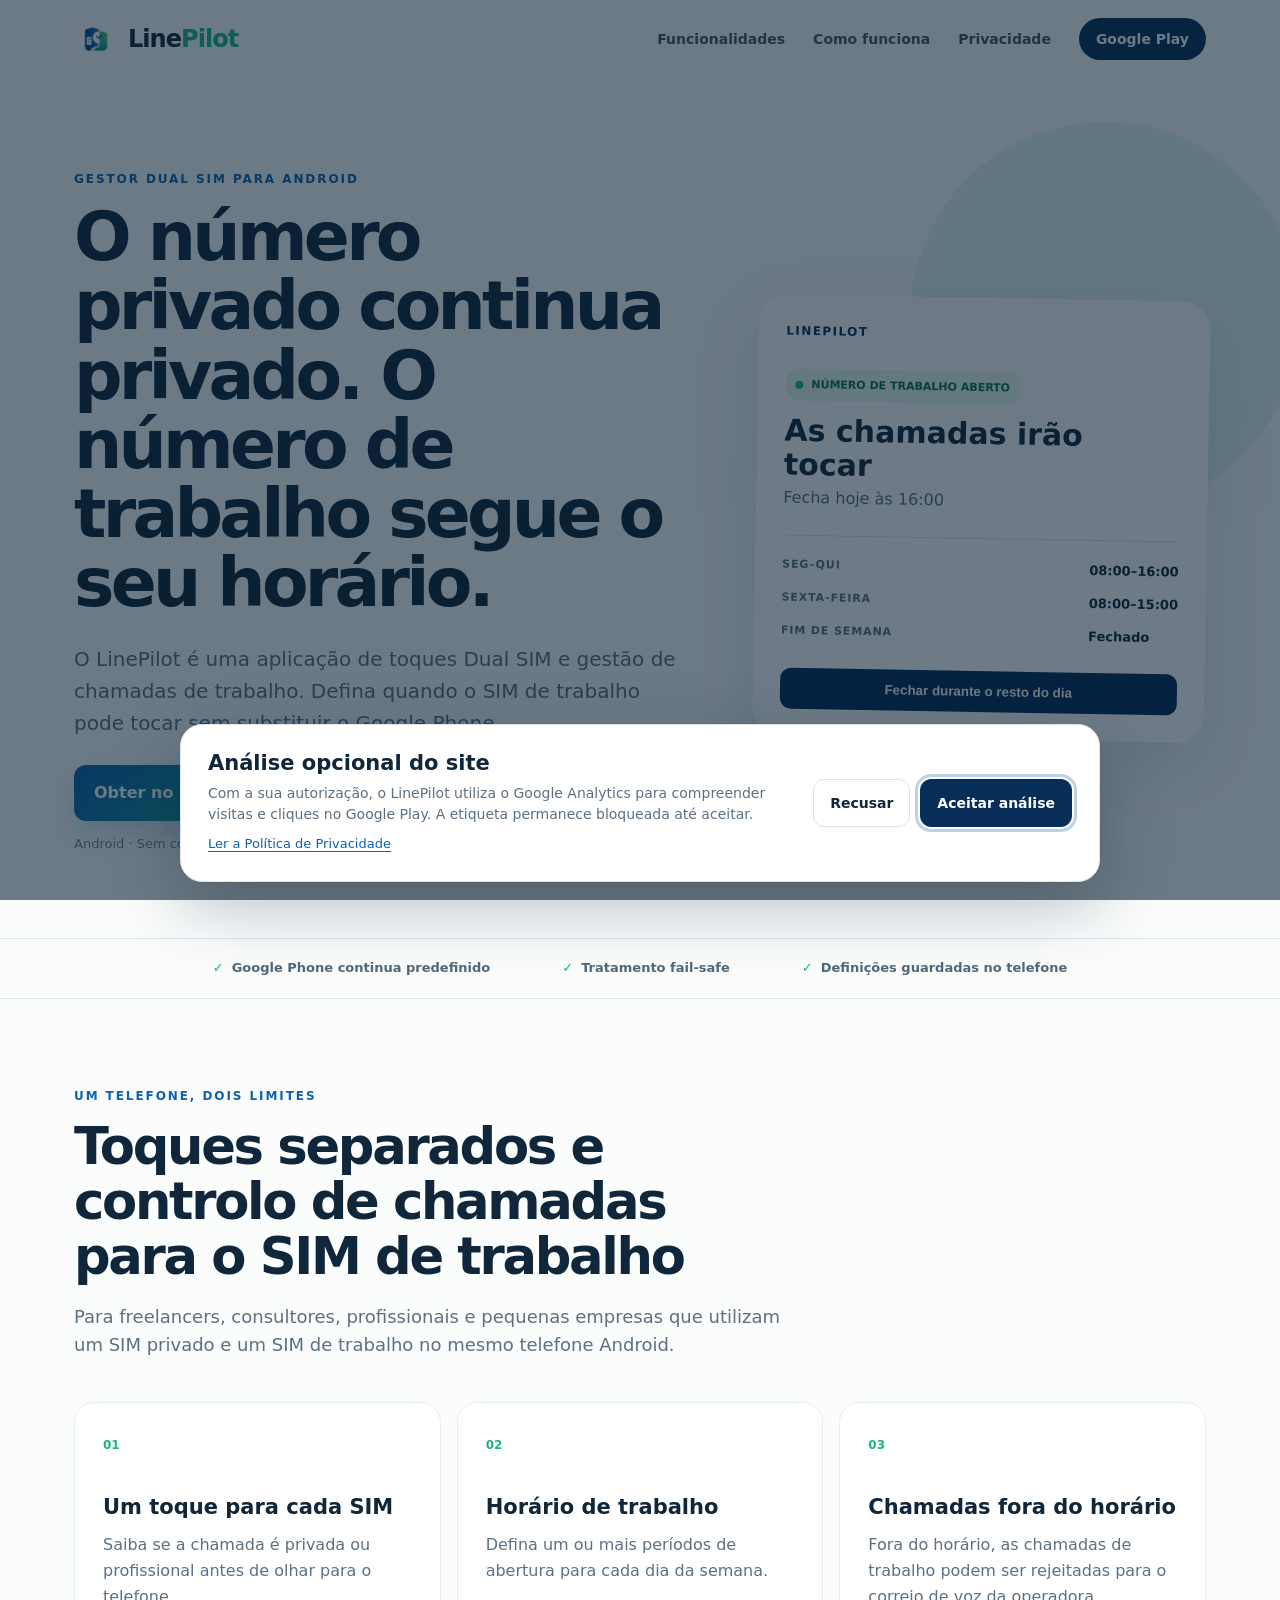
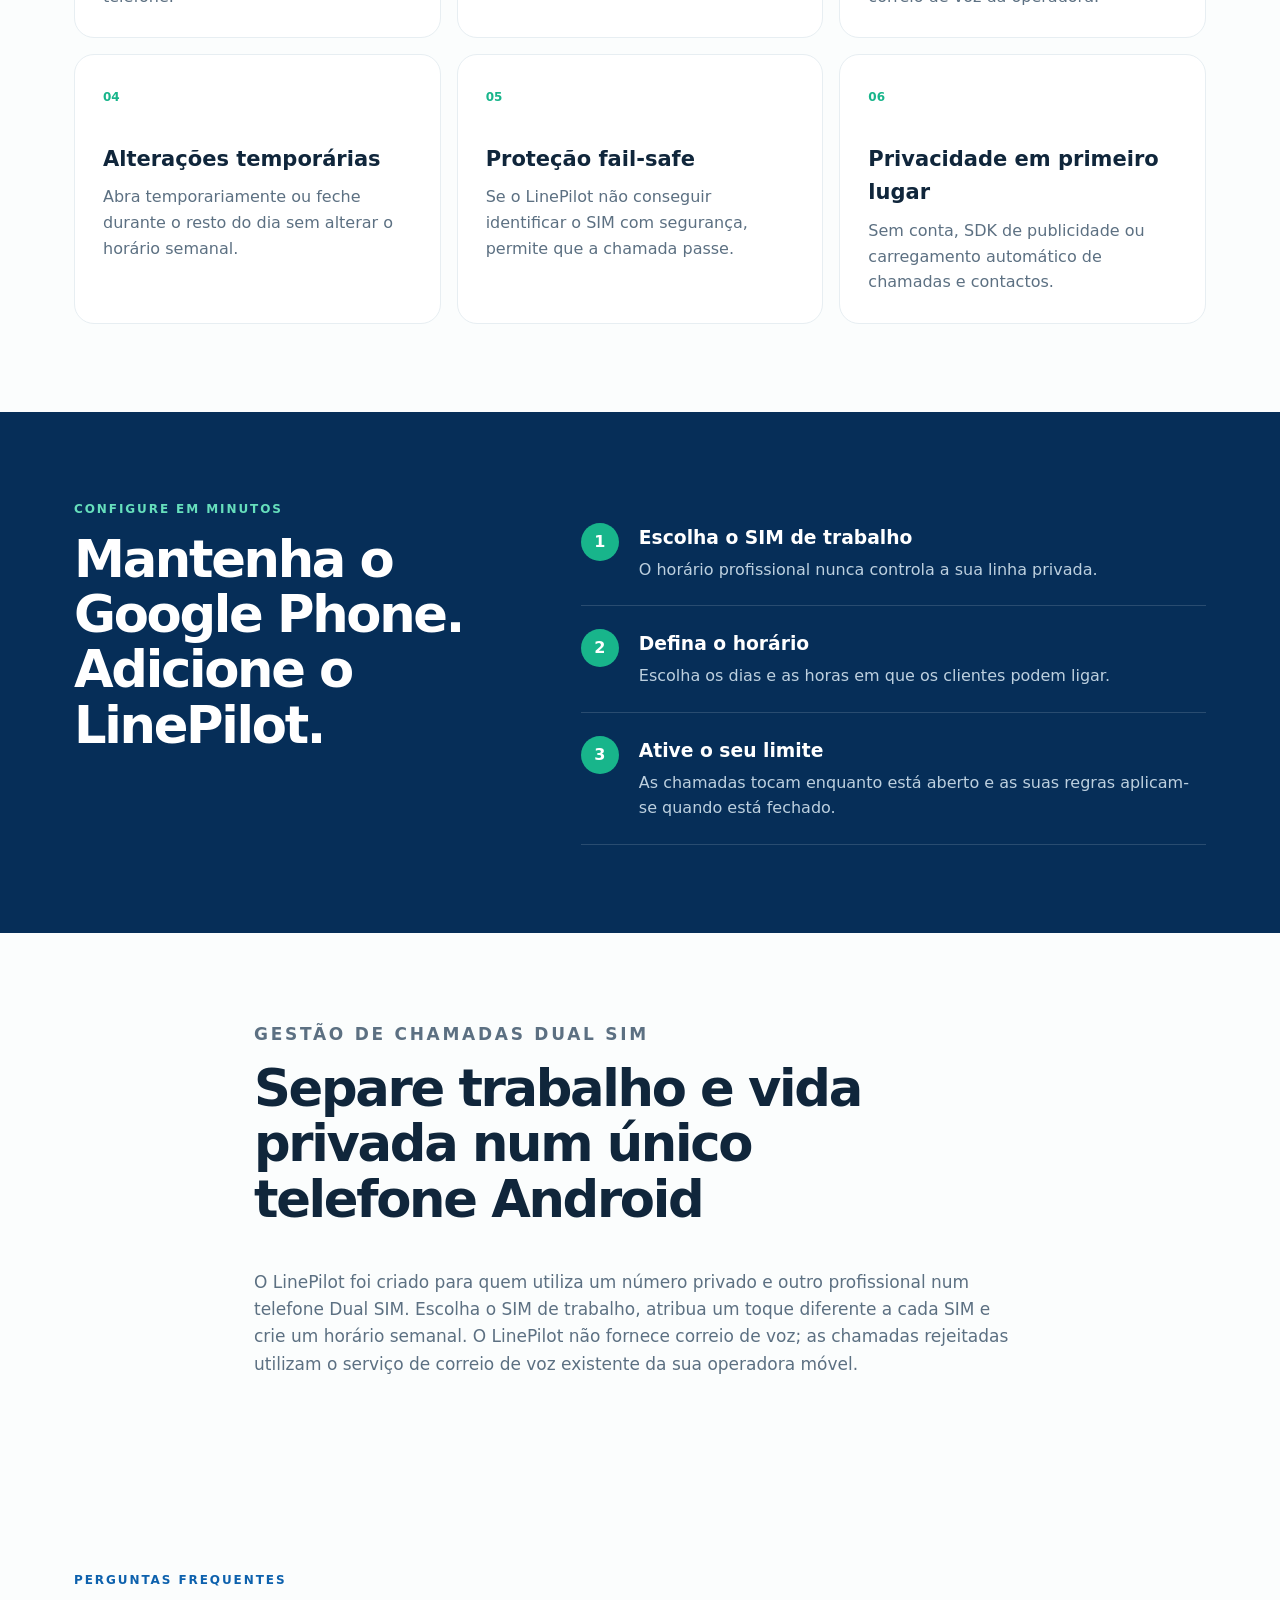
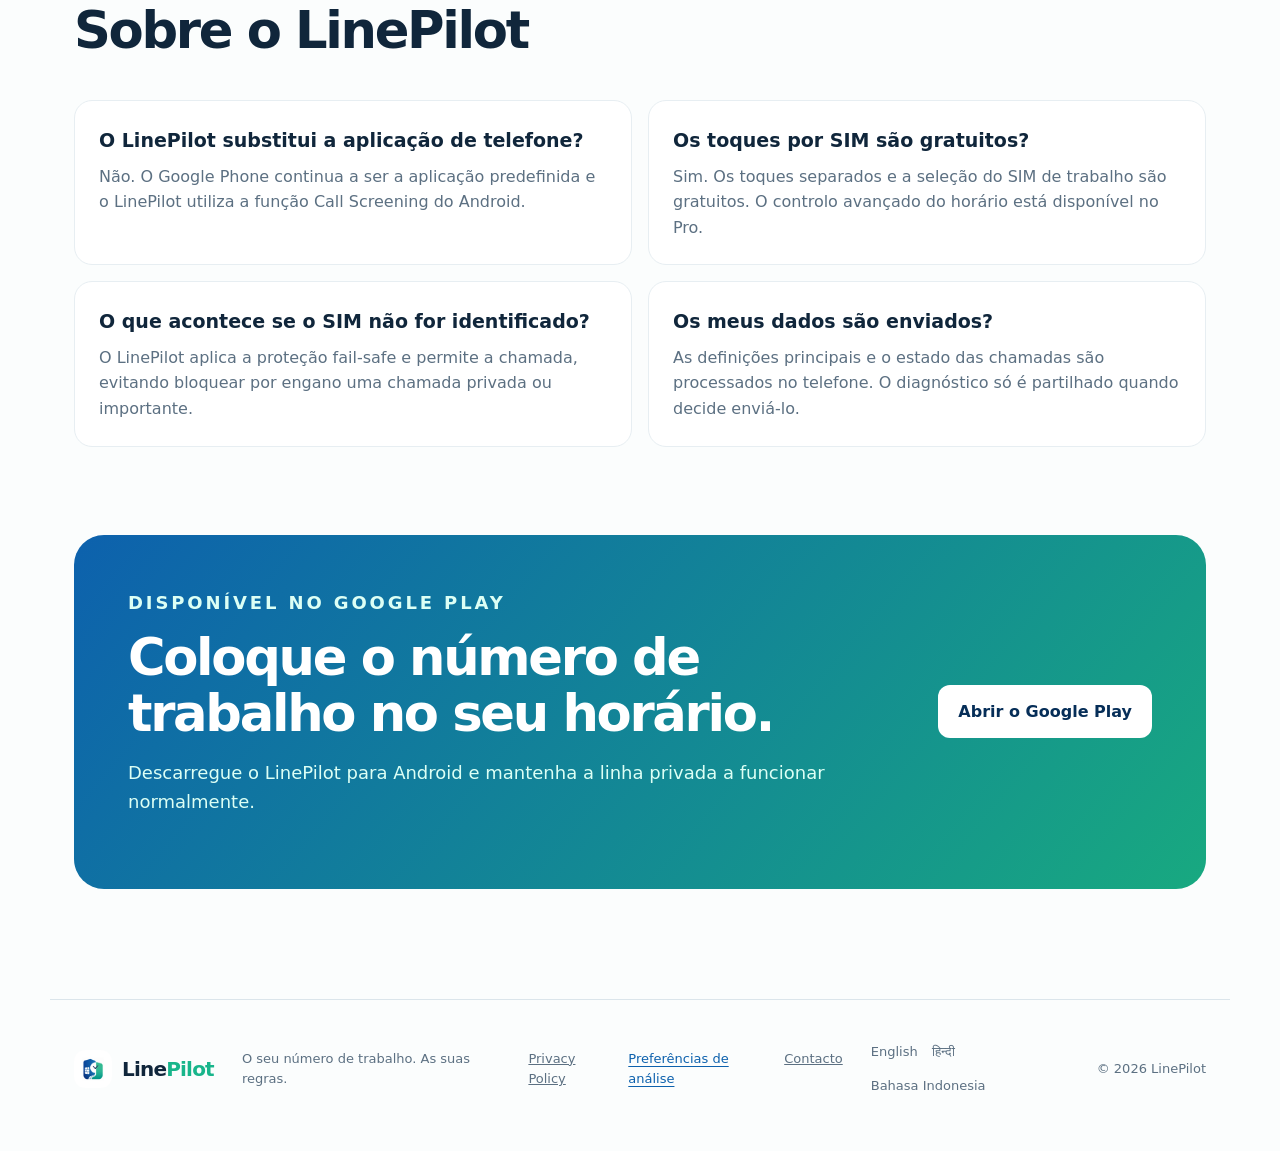
<file: pt/index.html>
<!doctype html>
<html lang="pt">
<head>
  <meta charset="utf-8"><meta name="viewport" content="width=device-width, initial-scale=1">
  <title>Toques Dual SIM e Gestor de Chamadas Android | LinePilot</title>
  <meta name="description" content="Defina toques por SIM, escolha o SIM de trabalho e controle chamadas fora do horário num telefone Android Dual SIM com o LinePilot.">
  <link rel="canonical" href="https://linepilotapp.com/pt/">
  <link rel="alternate" hreflang="en" href="https://linepilotapp.com/"><link rel="alternate" hreflang="hi" href="https://linepilotapp.com/hi/"><link rel="alternate" hreflang="id" href="https://linepilotapp.com/id/"><link rel="alternate" hreflang="pt" href="https://linepilotapp.com/pt/"><link rel="alternate" hreflang="x-default" href="https://linepilotapp.com/">
  <meta property="og:title" content="LinePilot — Gestor Dual SIM para Android"><meta property="og:description" content="Controle os toques e o horário do SIM de trabalho, mantendo o Google Phone como aplicação de telefone predefinida."><meta property="og:image" content="https://linepilotapp.com/og.png"><meta property="og:url" content="https://linepilotapp.com/pt/"><meta property="og:type" content="website"><meta property="og:locale" content="pt_PT"><meta name="theme-color" content="#07345f">
  <link rel="icon" href="/icon.png"><link rel="stylesheet" href="/styles.css"><script src="/analytics.js" defer></script>
  <script type="application/ld+json">{"@context":"https://schema.org","@type":"SoftwareApplication","name":"LinePilot","applicationCategory":"BusinessApplication","operatingSystem":"Android","inLanguage":"pt","description":"Aplicação de toques Dual SIM e gestão de chamadas de trabalho para Android.","installUrl":"https://play.google.com/store/apps/details?id=app.linepilot.android","offers":{"@type":"Offer","price":"0","priceCurrency":"USD"}}</script>
</head>
<body class="localized-page">
  <header class="site-header"><a class="brand" href="/pt/" aria-label="Página inicial do LinePilot"><img src="/icon.png" alt="" width="44" height="44"><span>Line<span>Pilot</span></span></a><nav aria-label="Navegação principal"><a href="#features">Funcionalidades</a><a href="#how">Como funciona</a><a href="/privacy.html">Privacidade</a><a class="nav-cta" href="https://play.google.com/store/apps/details?id=app.linepilot.android&amp;hl=en" target="_blank" rel="noopener">Google Play</a></nav></header>
  <main id="top">
    <section class="hero"><div class="hero-copy"><p class="eyebrow">GESTOR DUAL SIM PARA ANDROID</p><h1>O número privado continua privado. O número de trabalho segue o seu horário.</h1><p class="lede">O LinePilot é uma aplicação de toques Dual SIM e gestão de chamadas de trabalho. Defina quando o SIM de trabalho pode tocar sem substituir o Google Phone.</p><div class="hero-actions"><a class="button primary" href="https://play.google.com/store/apps/details?id=app.linepilot.android&amp;hl=en" target="_blank" rel="noopener">Obter no Google Play</a><a class="button secondary" href="#features">Ver funcionalidades</a></div><p class="microcopy">Android · Sem conta · Os dados ficam no telefone</p></div>
      <div class="status-card" aria-label="Exemplo do estado do LinePilot"><div class="status-top"><span>LINEPILOT</span></div><div class="status-pill"><i></i> NÚMERO DE TRABALHO ABERTO</div><h2>As chamadas irão tocar</h2><p>Fecha hoje às 16:00</p><div class="schedule"><span>SEG–QUI</span><strong>08:00–16:00</strong><span>SEXTA-FEIRA</span><strong>08:00–15:00</strong><span>FIM DE SEMANA</span><strong>Fechado</strong></div><button type="button" disabled>Fechar durante o resto do dia</button></div>
    </section>
    <section class="trust-strip" aria-label="Princípios do produto"><span>Google Phone continua predefinido</span><span>Tratamento fail-safe</span><span>Definições guardadas no telefone</span></section>
    <section class="section" id="features"><div class="section-heading"><p class="eyebrow">UM TELEFONE, DOIS LIMITES</p><h2>Toques separados e controlo de chamadas para o SIM de trabalho</h2><p>Para freelancers, consultores, profissionais e pequenas empresas que utilizam um SIM privado e um SIM de trabalho no mesmo telefone Android.</p></div><div class="feature-grid">
      <article><span class="number">01</span><h3>Um toque para cada SIM</h3><p>Saiba se a chamada é privada ou profissional antes de olhar para o telefone.</p></article><article><span class="number">02</span><h3>Horário de trabalho</h3><p>Defina um ou mais períodos de abertura para cada dia da semana.</p></article><article><span class="number">03</span><h3>Chamadas fora do horário</h3><p>Fora do horário, as chamadas de trabalho podem ser rejeitadas para o correio de voz da operadora.</p></article><article><span class="number">04</span><h3>Alterações temporárias</h3><p>Abra temporariamente ou feche durante o resto do dia sem alterar o horário semanal.</p></article><article><span class="number">05</span><h3>Proteção fail-safe</h3><p>Se o LinePilot não conseguir identificar o SIM com segurança, permite que a chamada passe.</p></article><article><span class="number">06</span><h3>Privacidade em primeiro lugar</h3><p>Sem conta, SDK de publicidade ou carregamento automático de chamadas e contactos.</p></article>
    </div></section>
    <section class="section process" id="how"><div class="section-heading"><p class="eyebrow">CONFIGURE EM MINUTOS</p><h2>Mantenha o Google Phone. Adicione o LinePilot.</h2></div><ol><li><span>1</span><div><h3>Escolha o SIM de trabalho</h3><p>O horário profissional nunca controla a sua linha privada.</p></div></li><li><span>2</span><div><h3>Defina o horário</h3><p>Escolha os dias e as horas em que os clientes podem ligar.</p></div></li><li><span>3</span><div><h3>Ative o seu limite</h3><p>As chamadas tocam enquanto está aberto e as suas regras aplicam-se quando está fechado.</p></div></li></ol></section>
    <section class="section search-copy"><div class="section-heading"><p class="eyebrow">GESTÃO DE CHAMADAS DUAL SIM</p><h2>Separe trabalho e vida privada num único telefone Android</h2></div><p>O LinePilot foi criado para quem utiliza um número privado e outro profissional num telefone Dual SIM. Escolha o SIM de trabalho, atribua um toque diferente a cada SIM e crie um horário semanal. O LinePilot não fornece correio de voz; as chamadas rejeitadas utilizam o serviço de correio de voz existente da sua operadora móvel.</p></section>
    <section class="section"><div class="section-heading"><p class="eyebrow">PERGUNTAS FREQUENTES</p><h2>Sobre o LinePilot</h2></div><div class="faq-grid"><article><h3>O LinePilot substitui a aplicação de telefone?</h3><p>Não. O Google Phone continua a ser a aplicação predefinida e o LinePilot utiliza a função Call Screening do Android.</p></article><article><h3>Os toques por SIM são gratuitos?</h3><p>Sim. Os toques separados e a seleção do SIM de trabalho são gratuitos. O controlo avançado do horário está disponível no Pro.</p></article><article><h3>O que acontece se o SIM não for identificado?</h3><p>O LinePilot aplica a proteção fail-safe e permite a chamada, evitando bloquear por engano uma chamada privada ou importante.</p></article><article><h3>Os meus dados são enviados?</h3><p>As definições principais e o estado das chamadas são processados no telefone. O diagnóstico só é partilhado quando decide enviá-lo.</p></article></div></section>
    <section class="cta"><div><p class="eyebrow">DISPONÍVEL NO GOOGLE PLAY</p><h2>Coloque o número de trabalho no seu horário.</h2><p>Descarregue o LinePilot para Android e mantenha a linha privada a funcionar normalmente.</p></div><a class="button light" href="https://play.google.com/store/apps/details?id=app.linepilot.android&amp;hl=en" target="_blank" rel="noopener">Abrir o Google Play</a></section>
  </main>
  <footer><a class="brand footer-brand" href="/pt/"><img src="/icon.png" alt="" width="38" height="38"><span>Line<span>Pilot</span></span></a><p>O seu número de trabalho. As suas regras.</p><div><a href="/privacy.html">Privacy Policy</a><a class="analytics-preferences" href="#analytics-preferences">Preferências de análise</a><a href="mailto:info@linepilotapp.com">Contacto</a></div><div class="language-links" aria-label="Idiomas"><a href="/">English</a><a href="/hi/" lang="hi">हिन्दी</a><a href="/id/" lang="id">Bahasa Indonesia</a></div><p class="copyright">© 2026 LinePilot</p></footer>
</body></html>
</file>
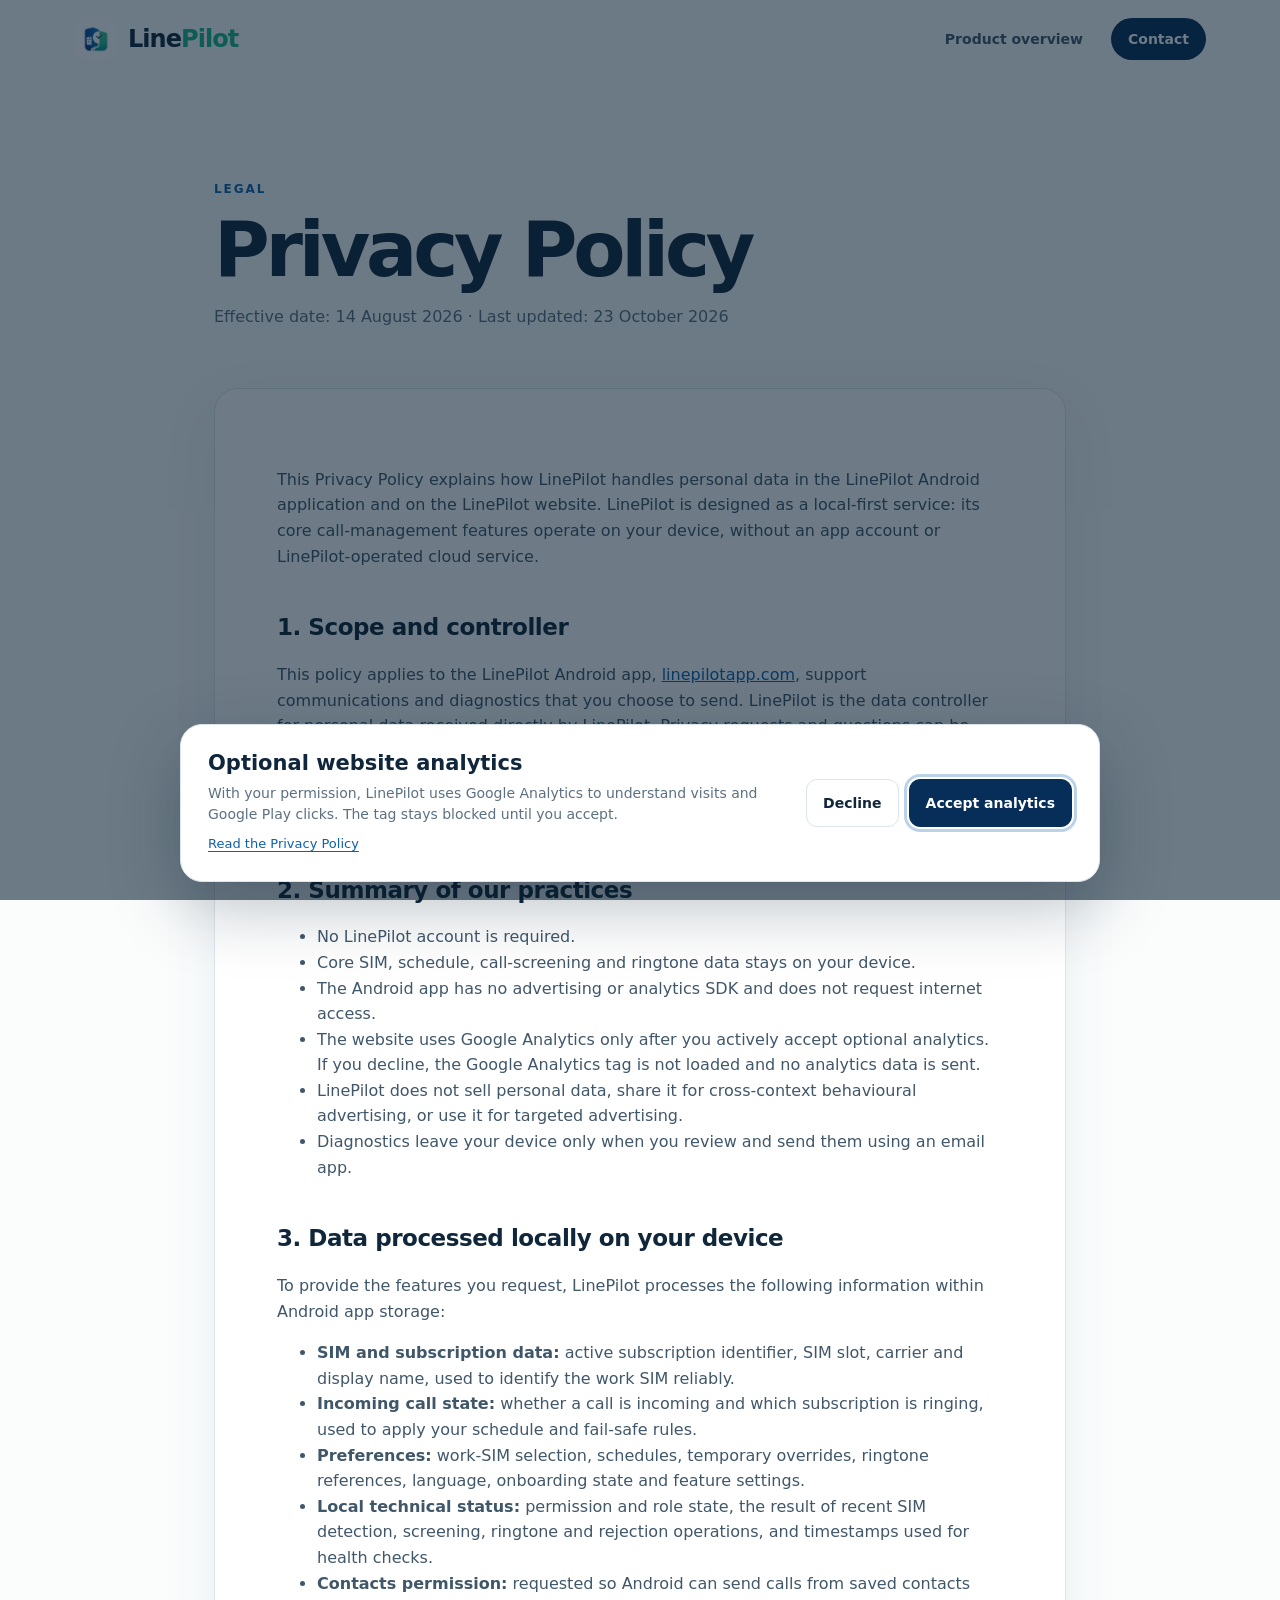
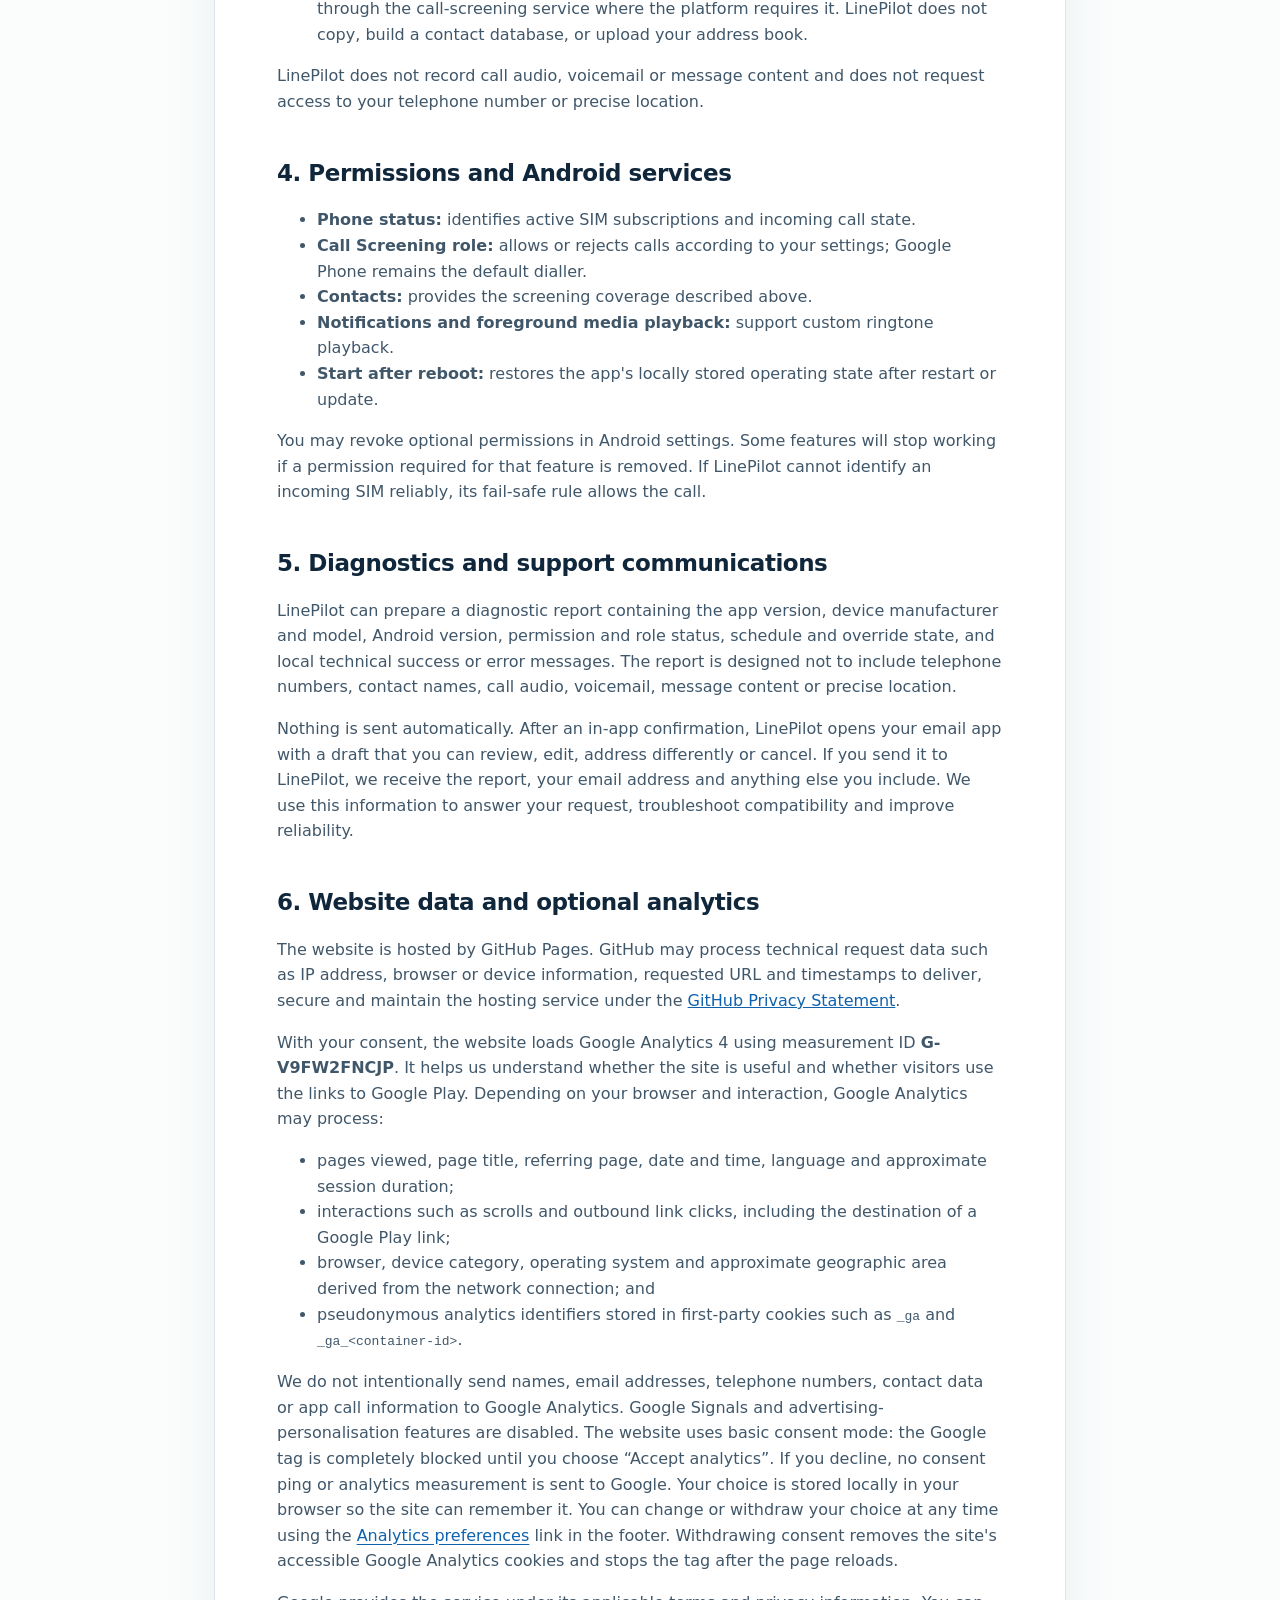
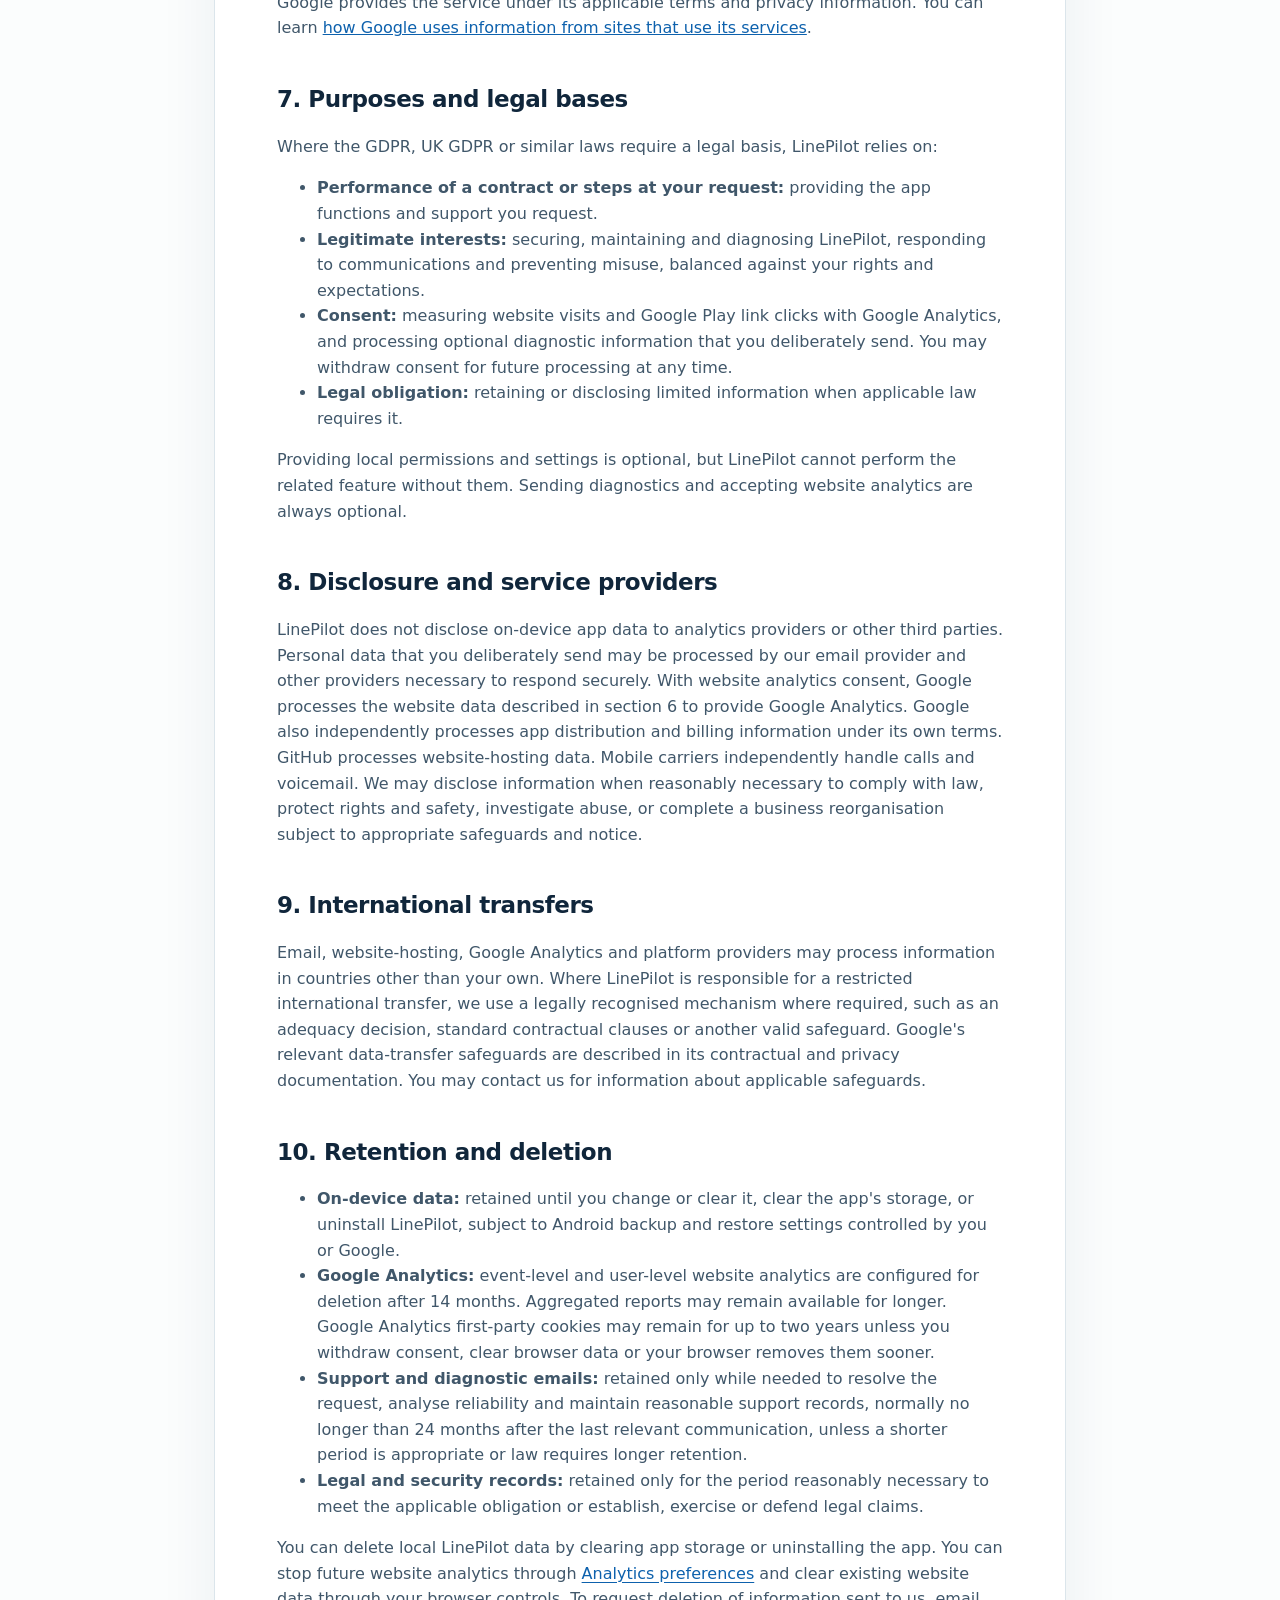
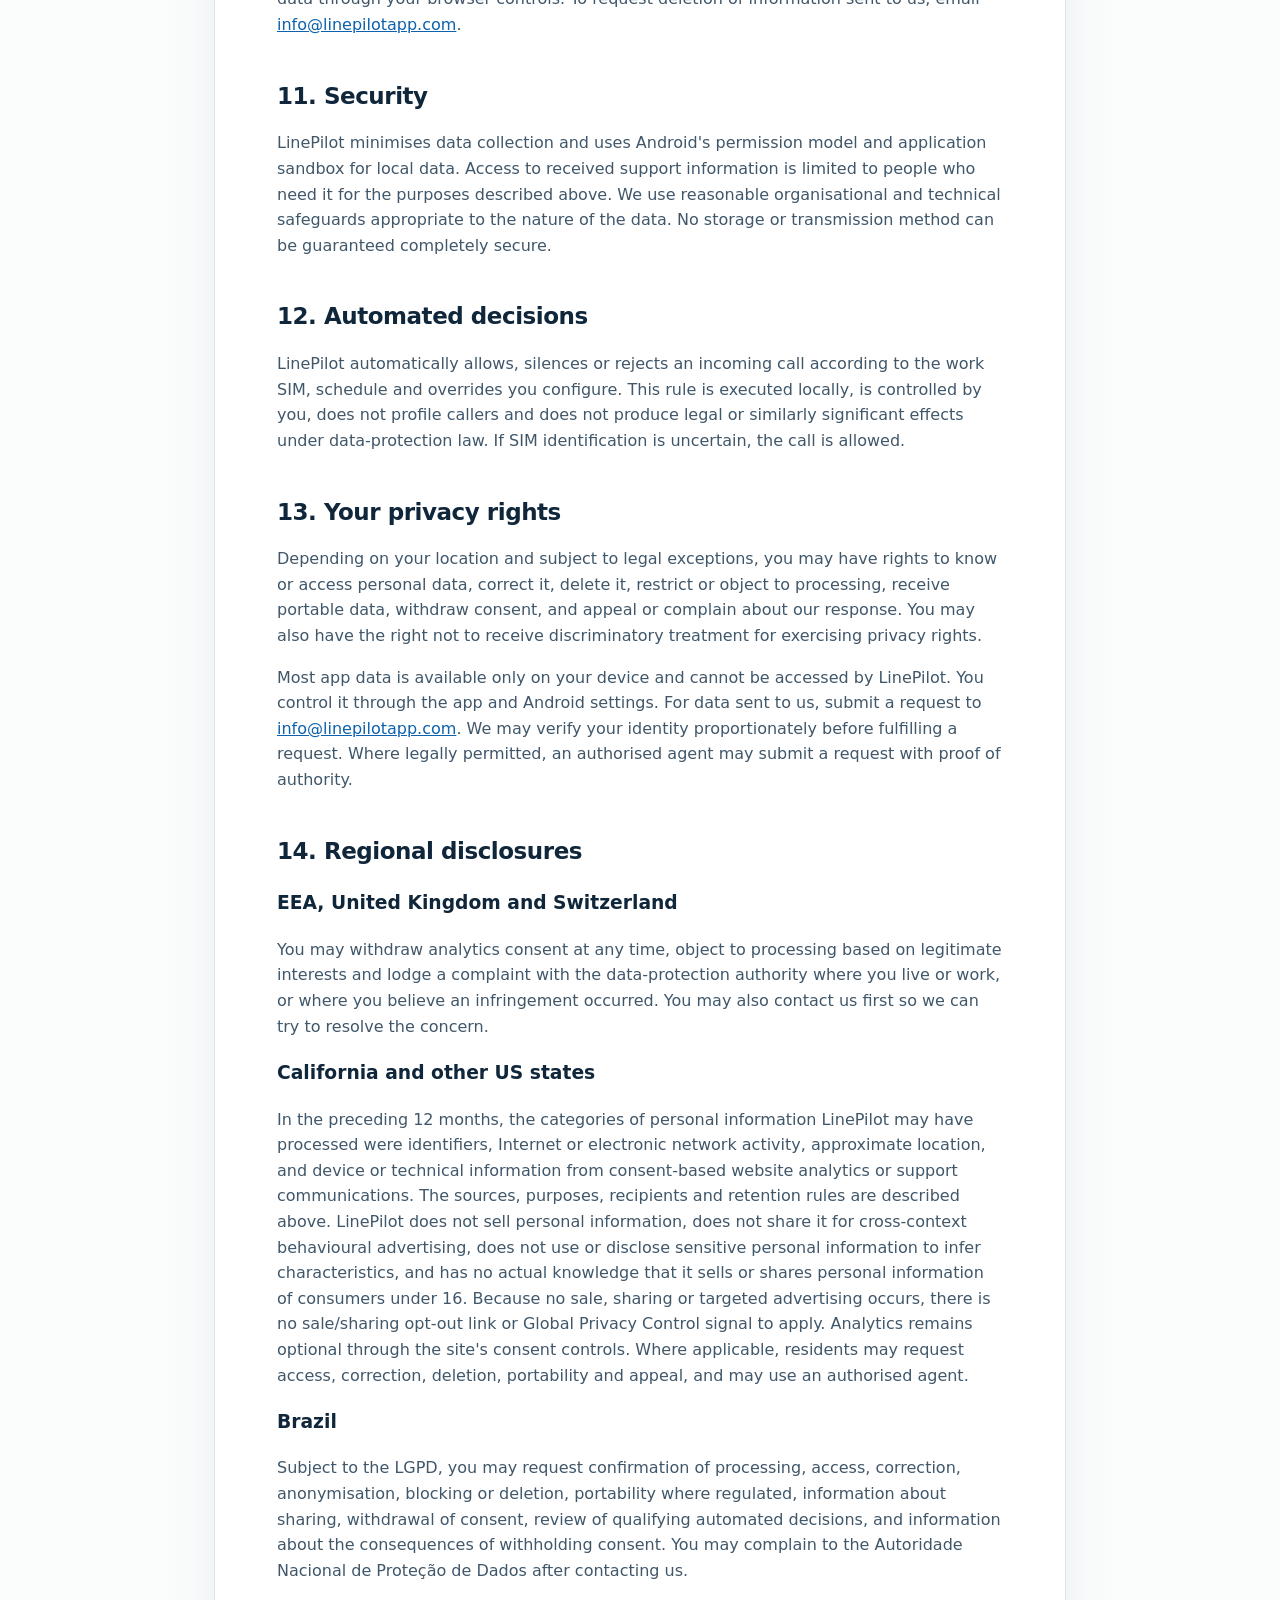
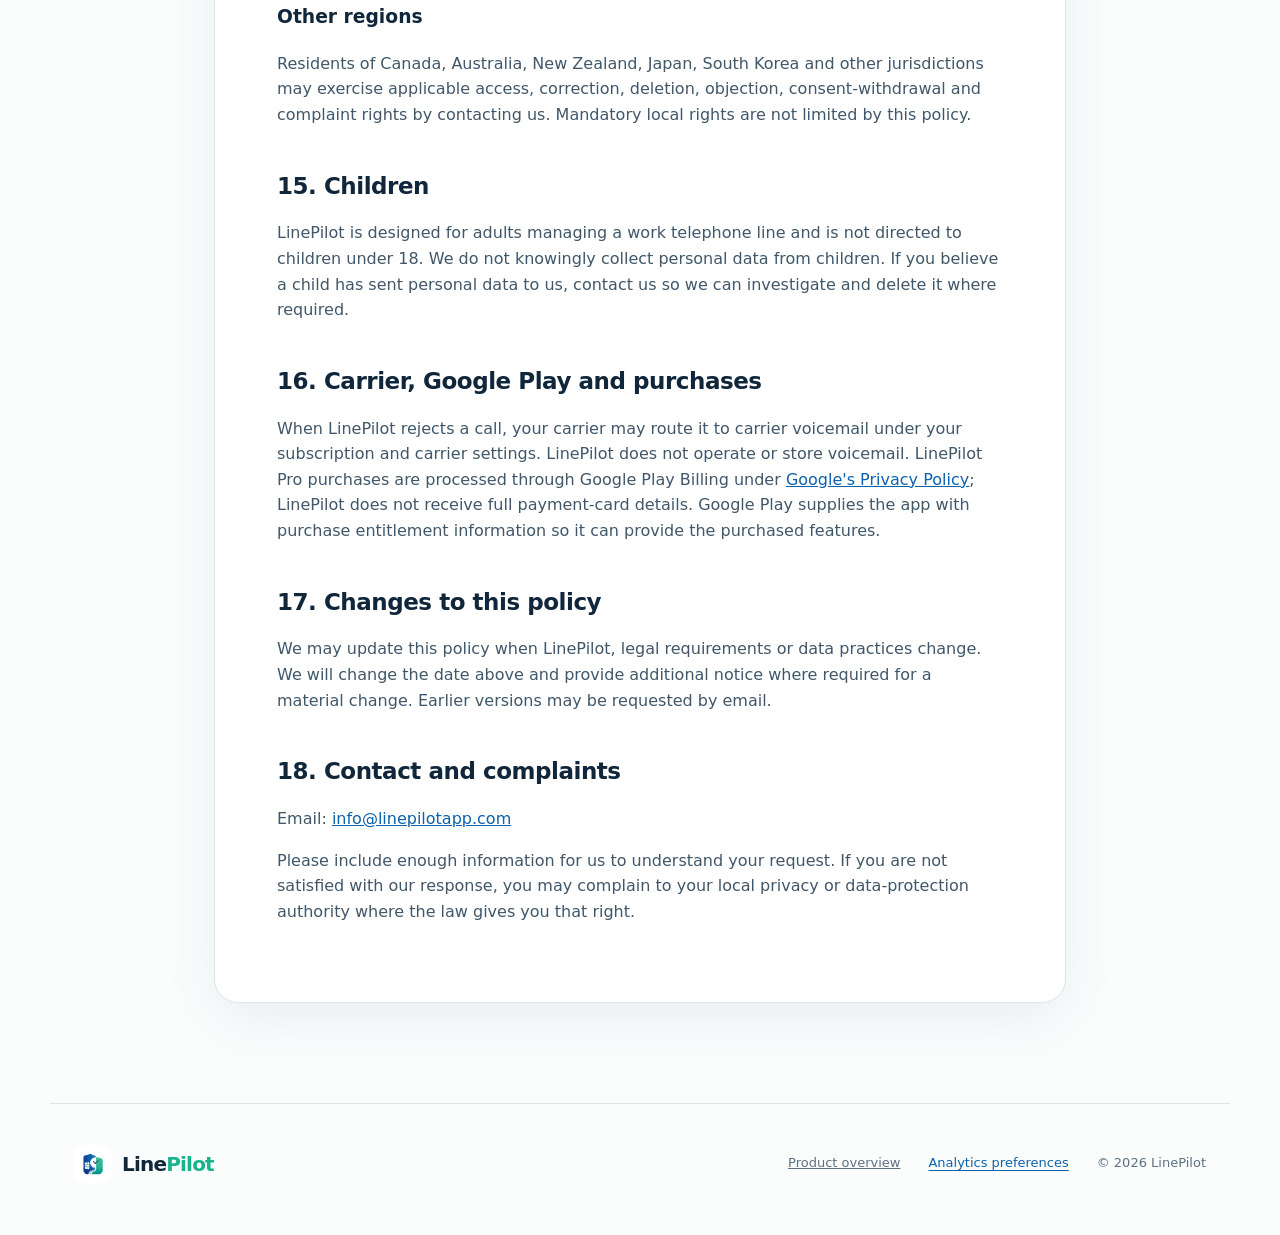
<file: privacy.html>
<!doctype html><html lang="en"><head><meta charset="utf-8"><meta name="viewport" content="width=device-width, initial-scale=1"><title>Privacy Policy — LinePilot</title><meta name="description" content="LinePilot Privacy Policy: local-first call management and consent-based website analytics."><meta name="theme-color" content="#07345f"><link rel="icon" href="icon.png"><link rel="stylesheet" href="styles.css"><script src="/analytics.js" defer></script></head><body>
<header class="site-header"><a class="brand" href="index.html"><img src="icon.png" alt="" width="44" height="44"><span>Line<span>Pilot</span></span></a><nav aria-label="Privacy navigation"><a href="index.html">Product overview</a><a class="nav-cta" href="mailto:info@linepilotapp.com">Contact</a></nav></header>
<main class="policy-page"><div class="policy-hero"><p class="eyebrow">LEGAL</p><h1>Privacy Policy</h1><p>Effective date: 14 August 2026 · Last updated: 23 October 2026</p></div><article class="policy-card">
<p>This Privacy Policy explains how LinePilot handles personal data in the LinePilot Android application and on the LinePilot website. LinePilot is designed as a local-first service: its core call-management features operate on your device, without an app account or LinePilot-operated cloud service.</p>
<h2>1. Scope and controller</h2><p>This policy applies to the LinePilot Android app, <a href="https://linepilotapp.com">linepilotapp.com</a>, support communications and diagnostics that you choose to send. LinePilot is the data controller for personal data received directly by LinePilot. Privacy requests and questions can be sent to <a href="mailto:info@linepilotapp.com">info@linepilotapp.com</a>.</p><p>Android, Google Play, your email provider, your mobile carrier and GitHub may process data independently under their own privacy terms when you use their services.</p>
<h2>2. Summary of our practices</h2><ul><li>No LinePilot account is required.</li><li>Core SIM, schedule, call-screening and ringtone data stays on your device.</li><li>The Android app has no advertising or analytics SDK and does not request internet access.</li><li>The website uses Google Analytics only after you actively accept optional analytics. If you decline, the Google Analytics tag is not loaded and no analytics data is sent.</li><li>LinePilot does not sell personal data, share it for cross-context behavioural advertising, or use it for targeted advertising.</li><li>Diagnostics leave your device only when you review and send them using an email app.</li></ul>
<h2>3. Data processed locally on your device</h2><p>To provide the features you request, LinePilot processes the following information within Android app storage:</p><ul><li><strong>SIM and subscription data:</strong> active subscription identifier, SIM slot, carrier and display name, used to identify the work SIM reliably.</li><li><strong>Incoming call state:</strong> whether a call is incoming and which subscription is ringing, used to apply your schedule and fail-safe rules.</li><li><strong>Preferences:</strong> work-SIM selection, schedules, temporary overrides, ringtone references, language, onboarding state and feature settings.</li><li><strong>Local technical status:</strong> permission and role state, the result of recent SIM detection, screening, ringtone and rejection operations, and timestamps used for health checks.</li><li><strong>Contacts permission:</strong> requested so Android can send calls from saved contacts through the call-screening service where the platform requires it. LinePilot does not copy, build a contact database, or upload your address book.</li></ul><p>LinePilot does not record call audio, voicemail or message content and does not request access to your telephone number or precise location.</p>
<h2>4. Permissions and Android services</h2><ul><li><strong>Phone status:</strong> identifies active SIM subscriptions and incoming call state.</li><li><strong>Call Screening role:</strong> allows or rejects calls according to your settings; Google Phone remains the default dialler.</li><li><strong>Contacts:</strong> provides the screening coverage described above.</li><li><strong>Notifications and foreground media playback:</strong> support custom ringtone playback.</li><li><strong>Start after reboot:</strong> restores the app's locally stored operating state after restart or update.</li></ul><p>You may revoke optional permissions in Android settings. Some features will stop working if a permission required for that feature is removed. If LinePilot cannot identify an incoming SIM reliably, its fail-safe rule allows the call.</p>
<h2>5. Diagnostics and support communications</h2><p>LinePilot can prepare a diagnostic report containing the app version, device manufacturer and model, Android version, permission and role status, schedule and override state, and local technical success or error messages. The report is designed not to include telephone numbers, contact names, call audio, voicemail, message content or precise location.</p><p>Nothing is sent automatically. After an in-app confirmation, LinePilot opens your email app with a draft that you can review, edit, address differently or cancel. If you send it to LinePilot, we receive the report, your email address and anything else you include. We use this information to answer your request, troubleshoot compatibility and improve reliability.</p>
<h2>6. Website data and optional analytics</h2><p>The website is hosted by GitHub Pages. GitHub may process technical request data such as IP address, browser or device information, requested URL and timestamps to deliver, secure and maintain the hosting service under the <a href="https://docs.github.com/en/site-policy/privacy-policies/github-general-privacy-statement">GitHub Privacy Statement</a>.</p><p>With your consent, the website loads Google Analytics 4 using measurement ID <strong>G-V9FW2FNCJP</strong>. It helps us understand whether the site is useful and whether visitors use the links to Google Play. Depending on your browser and interaction, Google Analytics may process:</p><ul><li>pages viewed, page title, referring page, date and time, language and approximate session duration;</li><li>interactions such as scrolls and outbound link clicks, including the destination of a Google Play link;</li><li>browser, device category, operating system and approximate geographic area derived from the network connection; and</li><li>pseudonymous analytics identifiers stored in first-party cookies such as <code>_ga</code> and <code>_ga_&lt;container-id&gt;</code>.</li></ul><p>We do not intentionally send names, email addresses, telephone numbers, contact data or app call information to Google Analytics. Google Signals and advertising-personalisation features are disabled. The website uses basic consent mode: the Google tag is completely blocked until you choose “Accept analytics”. If you decline, no consent ping or analytics measurement is sent to Google. Your choice is stored locally in your browser so the site can remember it. You can change or withdraw your choice at any time using the <a class="analytics-preferences" href="#analytics-preferences">Analytics preferences</a> link in the footer. Withdrawing consent removes the site's accessible Google Analytics cookies and stops the tag after the page reloads.</p><p>Google provides the service under its applicable terms and privacy information. You can learn <a href="https://policies.google.com/technologies/partner-sites">how Google uses information from sites that use its services</a>.</p>
<h2>7. Purposes and legal bases</h2><p>Where the GDPR, UK GDPR or similar laws require a legal basis, LinePilot relies on:</p><ul><li><strong>Performance of a contract or steps at your request:</strong> providing the app functions and support you request.</li><li><strong>Legitimate interests:</strong> securing, maintaining and diagnosing LinePilot, responding to communications and preventing misuse, balanced against your rights and expectations.</li><li><strong>Consent:</strong> measuring website visits and Google Play link clicks with Google Analytics, and processing optional diagnostic information that you deliberately send. You may withdraw consent for future processing at any time.</li><li><strong>Legal obligation:</strong> retaining or disclosing limited information when applicable law requires it.</li></ul><p>Providing local permissions and settings is optional, but LinePilot cannot perform the related feature without them. Sending diagnostics and accepting website analytics are always optional.</p>
<h2>8. Disclosure and service providers</h2><p>LinePilot does not disclose on-device app data to analytics providers or other third parties. Personal data that you deliberately send may be processed by our email provider and other providers necessary to respond securely. With website analytics consent, Google processes the website data described in section 6 to provide Google Analytics. Google also independently processes app distribution and billing information under its own terms. GitHub processes website-hosting data. Mobile carriers independently handle calls and voicemail. We may disclose information when reasonably necessary to comply with law, protect rights and safety, investigate abuse, or complete a business reorganisation subject to appropriate safeguards and notice.</p>
<h2>9. International transfers</h2><p>Email, website-hosting, Google Analytics and platform providers may process information in countries other than your own. Where LinePilot is responsible for a restricted international transfer, we use a legally recognised mechanism where required, such as an adequacy decision, standard contractual clauses or another valid safeguard. Google's relevant data-transfer safeguards are described in its contractual and privacy documentation. You may contact us for information about applicable safeguards.</p>
<h2>10. Retention and deletion</h2><ul><li><strong>On-device data:</strong> retained until you change or clear it, clear the app's storage, or uninstall LinePilot, subject to Android backup and restore settings controlled by you or Google.</li><li><strong>Google Analytics:</strong> event-level and user-level website analytics are configured for deletion after 14 months. Aggregated reports may remain available for longer. Google Analytics first-party cookies may remain for up to two years unless you withdraw consent, clear browser data or your browser removes them sooner.</li><li><strong>Support and diagnostic emails:</strong> retained only while needed to resolve the request, analyse reliability and maintain reasonable support records, normally no longer than 24 months after the last relevant communication, unless a shorter period is appropriate or law requires longer retention.</li><li><strong>Legal and security records:</strong> retained only for the period reasonably necessary to meet the applicable obligation or establish, exercise or defend legal claims.</li></ul><p>You can delete local LinePilot data by clearing app storage or uninstalling the app. You can stop future website analytics through <a class="analytics-preferences" href="#analytics-preferences">Analytics preferences</a> and clear existing website data through your browser controls. To request deletion of information sent to us, email <a href="mailto:info@linepilotapp.com">info@linepilotapp.com</a>.</p>
<h2>11. Security</h2><p>LinePilot minimises data collection and uses Android's permission model and application sandbox for local data. Access to received support information is limited to people who need it for the purposes described above. We use reasonable organisational and technical safeguards appropriate to the nature of the data. No storage or transmission method can be guaranteed completely secure.</p>
<h2>12. Automated decisions</h2><p>LinePilot automatically allows, silences or rejects an incoming call according to the work SIM, schedule and overrides you configure. This rule is executed locally, is controlled by you, does not profile callers and does not produce legal or similarly significant effects under data-protection law. If SIM identification is uncertain, the call is allowed.</p>
<h2>13. Your privacy rights</h2><p>Depending on your location and subject to legal exceptions, you may have rights to know or access personal data, correct it, delete it, restrict or object to processing, receive portable data, withdraw consent, and appeal or complain about our response. You may also have the right not to receive discriminatory treatment for exercising privacy rights.</p><p>Most app data is available only on your device and cannot be accessed by LinePilot. You control it through the app and Android settings. For data sent to us, submit a request to <a href="mailto:info@linepilotapp.com">info@linepilotapp.com</a>. We may verify your identity proportionately before fulfilling a request. Where legally permitted, an authorised agent may submit a request with proof of authority.</p>
<h2>14. Regional disclosures</h2><h3>EEA, United Kingdom and Switzerland</h3><p>You may withdraw analytics consent at any time, object to processing based on legitimate interests and lodge a complaint with the data-protection authority where you live or work, or where you believe an infringement occurred. You may also contact us first so we can try to resolve the concern.</p><h3>California and other US states</h3><p>In the preceding 12 months, the categories of personal information LinePilot may have processed were identifiers, Internet or electronic network activity, approximate location, and device or technical information from consent-based website analytics or support communications. The sources, purposes, recipients and retention rules are described above. LinePilot does not sell personal information, does not share it for cross-context behavioural advertising, does not use or disclose sensitive personal information to infer characteristics, and has no actual knowledge that it sells or shares personal information of consumers under 16. Because no sale, sharing or targeted advertising occurs, there is no sale/sharing opt-out link or Global Privacy Control signal to apply. Analytics remains optional through the site's consent controls. Where applicable, residents may request access, correction, deletion, portability and appeal, and may use an authorised agent.</p><h3>Brazil</h3><p>Subject to the LGPD, you may request confirmation of processing, access, correction, anonymisation, blocking or deletion, portability where regulated, information about sharing, withdrawal of consent, review of qualifying automated decisions, and information about the consequences of withholding consent. You may complain to the Autoridade Nacional de Proteção de Dados after contacting us.</p><h3>Other regions</h3><p>Residents of Canada, Australia, New Zealand, Japan, South Korea and other jurisdictions may exercise applicable access, correction, deletion, objection, consent-withdrawal and complaint rights by contacting us. Mandatory local rights are not limited by this policy.</p>
<h2>15. Children</h2><p>LinePilot is designed for adults managing a work telephone line and is not directed to children under 18. We do not knowingly collect personal data from children. If you believe a child has sent personal data to us, contact us so we can investigate and delete it where required.</p>
<h2>16. Carrier, Google Play and purchases</h2><p>When LinePilot rejects a call, your carrier may route it to carrier voicemail under your subscription and carrier settings. LinePilot does not operate or store voicemail. LinePilot Pro purchases are processed through Google Play Billing under <a href="https://policies.google.com/privacy">Google's Privacy Policy</a>; LinePilot does not receive full payment-card details. Google Play supplies the app with purchase entitlement information so it can provide the purchased features.</p>
<h2>17. Changes to this policy</h2><p>We may update this policy when LinePilot, legal requirements or data practices change. We will change the date above and provide additional notice where required for a material change. Earlier versions may be requested by email.</p>
<h2>18. Contact and complaints</h2><p>Email: <a href="mailto:info@linepilotapp.com">info@linepilotapp.com</a></p><p>Please include enough information for us to understand your request. If you are not satisfied with our response, you may complain to your local privacy or data-protection authority where the law gives you that right.</p>
</article></main><footer><a class="brand footer-brand" href="index.html"><img src="icon.png" alt="" width="38" height="38"><span>Line<span>Pilot</span></span></a><p><a href="index.html">Product overview</a></p><p><a class="analytics-preferences" href="#analytics-preferences">Analytics preferences</a></p><p class="copyright">© 2026 LinePilot</p></footer></body></html>
</file>
<file: styles.css>
:root{--navy:#062e58;--blue:#0d61ad;--green:#18b58b;--mint:#e7f8f2;--ink:#10263b;--muted:#5c7082;--line:#dbe5eb;--paper:#fbfdfd;--white:#fff;--shadow:0 24px 70px rgba(6,46,88,.12)}*{box-sizing:border-box}html{scroll-behavior:smooth}body{margin:0;background:var(--paper);color:var(--ink);font-family:Inter,ui-sans-serif,system-ui,-apple-system,BlinkMacSystemFont,"Segoe UI",sans-serif;line-height:1.6}a{color:inherit}.site-header{height:78px;max-width:1180px;margin:auto;padding:0 24px;display:flex;align-items:center;justify-content:space-between}.brand{display:inline-flex;align-items:center;gap:10px;text-decoration:none;font-size:24px;font-weight:800;letter-spacing:-.04em}.brand img{border-radius:11px}.brand span span{color:var(--green)}nav{display:flex;align-items:center;gap:28px}nav a{text-decoration:none;font-size:14px;font-weight:650;color:#40566a}.nav-cta{background:var(--navy);color:var(--white)!important;padding:10px 17px;border-radius:999px}.hero{max-width:1180px;margin:44px auto 72px;padding:48px 24px 30px;display:grid;grid-template-columns:1.15fr .85fr;gap:72px;align-items:center;position:relative}.hero:before{content:"";position:absolute;width:390px;height:390px;border-radius:50%;background:rgba(24,181,139,.09);right:-70px;top:0;z-index:-1}.eyebrow{margin:0 0 13px;color:var(--blue);font-size:12px;font-weight:850;letter-spacing:.16em}.hero h1{font-size:clamp(44px,5.3vw,74px);line-height:1.02;letter-spacing:-.055em;margin:0;max-width:760px}.lede{font-size:20px;color:var(--muted);max-width:670px;margin:26px 0}.hero-actions{display:flex;gap:12px;flex-wrap:wrap}.button{display:inline-flex;align-items:center;justify-content:center;text-decoration:none;border-radius:12px;padding:14px 20px;font-weight:750}.primary{background:linear-gradient(135deg,var(--blue),var(--green));color:white;box-shadow:0 12px 28px rgba(13,97,173,.18)}.secondary{background:white;border:1px solid var(--line)}.microcopy{font-size:13px;color:#738494}.status-card{background:rgba(255,255,255,.94);border:1px solid white;border-radius:28px;padding:26px;box-shadow:var(--shadow);transform:rotate(1deg)}.status-top{display:flex;justify-content:space-between;font-size:12px;font-weight:850;color:var(--navy);letter-spacing:.12em}.beta{color:var(--green)}.status-pill{display:inline-flex;align-items:center;gap:8px;background:var(--mint);color:#087354;border-radius:999px;padding:7px 10px;margin-top:28px;font-size:11px;font-weight:850}.status-pill i{width:8px;height:8px;border-radius:50%;background:var(--green)}.status-card h2{font-size:30px;line-height:1.15;margin:13px 0 2px}.status-card>p{color:var(--muted);margin-top:0}.schedule{display:grid;grid-template-columns:1fr auto;gap:12px;margin:25px 0;padding-top:20px;border-top:1px solid var(--line);font-size:13px}.schedule span{color:var(--muted);font-size:11px;font-weight:800;letter-spacing:.08em}.status-card button{width:100%;border:0;border-radius:11px;padding:13px;background:var(--navy);color:white;font-weight:700}.trust-strip{border-top:1px solid var(--line);border-bottom:1px solid var(--line);display:flex;justify-content:center;gap:72px;padding:19px 24px;color:#52687a;font-size:13px;font-weight:700}.trust-strip span:before{content:"✓";color:var(--green);margin-right:8px}.section{max-width:1180px;margin:0 auto;padding:110px 24px}.section-heading{max-width:720px;margin-bottom:42px}.section h2,.cta h2{font-size:clamp(34px,4vw,52px);line-height:1.08;letter-spacing:-.045em;margin:0 0 17px}.section-heading>p:last-child,.cta p{color:var(--muted);font-size:18px}.feature-grid{display:grid;grid-template-columns:repeat(3,1fr);gap:16px}.feature-grid article{background:white;border:1px solid #e7eef2;border-radius:20px;padding:28px;min-height:218px}.number{font-size:12px;color:var(--green);font-weight:850}.feature-grid h3{font-size:21px;margin:34px 0 8px}.feature-grid p{color:var(--muted);margin:0}.process{display:grid;grid-template-columns:.8fr 1.2fr;gap:90px;background:var(--navy);color:white;max-width:none;padding-left:max(24px,calc((100vw - 1132px)/2));padding-right:max(24px,calc((100vw - 1132px)/2))}.process .eyebrow{color:#66dfbc}.process ol{list-style:none;margin:0;padding:0}.process li{display:flex;gap:20px;padding:23px 0;border-bottom:1px solid rgba(255,255,255,.14)}.process li>span{display:grid;place-items:center;flex:0 0 38px;height:38px;border-radius:50%;background:var(--green);font-weight:850}.process h3{margin:0 0 4px}.process li p{margin:0;color:#bdd0df}.price-grid{display:grid;grid-template-columns:1fr 1fr;gap:18px}.price-card{background:white;border:1px solid var(--line);border-radius:24px;padding:34px}.price-card.featured{background:linear-gradient(145deg,#07345f,#0a496d);color:white;border:0}.tier{font-size:11px;letter-spacing:.14em;font-weight:850;color:var(--green)}.price-card h3{font-size:26px;margin:8px 0}.price{font-size:18px;font-weight:800}.price-card ul{padding-left:20px;color:var(--muted)}.featured ul,.featured .fineprint{color:#cee0ea}.fineprint{font-size:13px}.cta{max-width:1132px;margin:0 auto 110px;background:linear-gradient(130deg,#0d61ad,#18a980);color:white;border-radius:30px;padding:54px;display:flex;align-items:center;justify-content:space-between;gap:40px}.cta .eyebrow,.cta p{color:#dcfff5}.cta h2{max-width:700px}.light{background:white;color:var(--navy);white-space:nowrap}footer{max-width:1180px;margin:auto;padding:36px 24px 48px;border-top:1px solid var(--line);display:flex;align-items:center;gap:28px;color:var(--muted);font-size:13px}.footer-brand{margin-right:auto;color:var(--ink);font-size:20px}footer>div{display:flex;gap:20px}.copyright{white-space:nowrap}.policy-page{max-width:900px;margin:auto;padding:60px 24px 100px}.policy-hero{padding:42px 0}.policy-hero h1{font-size:clamp(46px,7vw,76px);letter-spacing:-.055em;line-height:1;margin:0}.policy-hero>p:last-child{color:var(--muted)}.policy-card{background:white;border:1px solid var(--line);border-radius:24px;padding:clamp(28px,6vw,62px);box-shadow:0 18px 60px rgba(6,46,88,.07)}.policy-card h2{font-size:23px;margin:40px 0 8px;letter-spacing:-.02em}.policy-card p,.policy-card li{color:#40576a}.policy-card a{color:var(--blue)}
@media(max-width:820px){nav a:not(.nav-cta){display:none}.hero{grid-template-columns:1fr;margin-top:10px;gap:46px}.hero h1{font-size:48px}.trust-strip{align-items:flex-start;flex-direction:column;gap:10px}.feature-grid{grid-template-columns:1fr 1fr}.process{grid-template-columns:1fr;gap:20px}.cta{margin:0 16px 72px;align-items:flex-start;flex-direction:column}.price-grid{grid-template-columns:1fr}footer{align-items:flex-start;flex-wrap:wrap}}
@media(max-width:560px){.site-header{height:70px;padding:0 16px}.brand{font-size:21px}.brand img{width:38px;height:38px}.nav-cta{padding:9px 13px}.hero{padding:36px 16px 20px;margin-bottom:46px}.hero h1{font-size:40px}.lede{font-size:17px}.status-card{transform:none}.section{padding:76px 16px}.feature-grid{grid-template-columns:1fr}.process{padding-left:16px;padding-right:16px}.cta{padding:32px 24px}.policy-page{padding:36px 16px 70px}.policy-card{border-radius:18px;padding:24px}footer{padding:30px 16px}.footer-brand{width:100%}}

.consent-open{overflow:hidden}.consent-banner{position:fixed;inset:0;z-index:9999;background:rgba(6,28,48,.58);padding:18px;display:flex;align-items:flex-end;justify-content:center}.consent-banner[hidden]{display:none}.consent-card{width:min(920px,100%);background:var(--white);border:1px solid var(--line);border-radius:22px;box-shadow:0 24px 70px rgba(6,28,48,.28);padding:25px 27px;display:flex;align-items:center;gap:28px}.consent-copy{flex:1}.consent-copy h2{font-size:21px;line-height:1.25;margin:0 0 7px}.consent-copy p{color:var(--muted);font-size:14px;line-height:1.5;margin:0 0 5px}.consent-policy,.analytics-preferences{color:var(--blue);text-decoration:underline;text-underline-offset:3px}.consent-policy{font-size:13px}.consent-actions{display:flex;gap:10px;flex-wrap:wrap;justify-content:flex-end}.consent-button{border:1px solid var(--line);border-radius:11px;padding:12px 16px;background:var(--white);color:var(--ink);font:inherit;font-size:14px;font-weight:750;cursor:pointer}.consent-button:focus-visible{outline:3px solid rgba(13,97,173,.28);outline-offset:2px}.consent-accept{border-color:var(--navy);background:var(--navy);color:var(--white)}
@media(max-width:700px){.consent-card{align-items:stretch;flex-direction:column;gap:18px;padding:22px}.consent-actions{justify-content:stretch}.consent-button{flex:1}}
.pricing-heading-row{display:flex;align-items:flex-end;justify-content:space-between;gap:28px}.pricing-heading-row .section-heading{margin-bottom:42px}.currency-picker{display:flex;flex-direction:column;gap:7px;margin-bottom:42px;min-width:220px}.currency-picker span{color:var(--muted);font-size:12px;font-weight:800;letter-spacing:.08em;text-transform:uppercase}.currency-picker select{width:100%;border:1px solid var(--line);border-radius:12px;background:white;color:var(--ink);font:inherit;font-weight:700;padding:12px 38px 12px 14px;cursor:pointer}.currency-picker select:focus-visible{outline:3px solid rgba(13,97,173,.22);outline-offset:2px}.price-card .price{font-size:34px;line-height:1.15;font-weight:850;letter-spacing:-.03em;margin:14px 0 4px}.billing-note{margin:0 0 20px;color:#cee0ea;font-size:14px}@media(max-width:820px){.pricing-heading-row{align-items:flex-start;flex-direction:column}.pricing-heading-row .section-heading{margin-bottom:0}.currency-picker{margin-bottom:34px;width:100%;max-width:360px}}
.language-links{display:flex;gap:14px;flex-wrap:wrap}.language-links a{text-decoration:none}.language-links a:hover{text-decoration:underline}.localized-page .hero{margin-bottom:40px}.localized-page .section{padding-top:88px;padding-bottom:88px}.localized-page .hero-actions .primary{min-width:210px}.localized-page .search-copy{max-width:820px}.localized-page .search-copy p{color:var(--muted);font-size:17px}.faq-grid{display:grid;grid-template-columns:1fr 1fr;gap:16px}.faq-grid article{background:white;border:1px solid #e7eef2;border-radius:18px;padding:24px}.faq-grid h3{margin:0 0 8px;font-size:19px}.faq-grid p{margin:0;color:var(--muted)}@media(max-width:820px){.faq-grid{grid-template-columns:1fr}.language-links{width:100%}}
</file>
